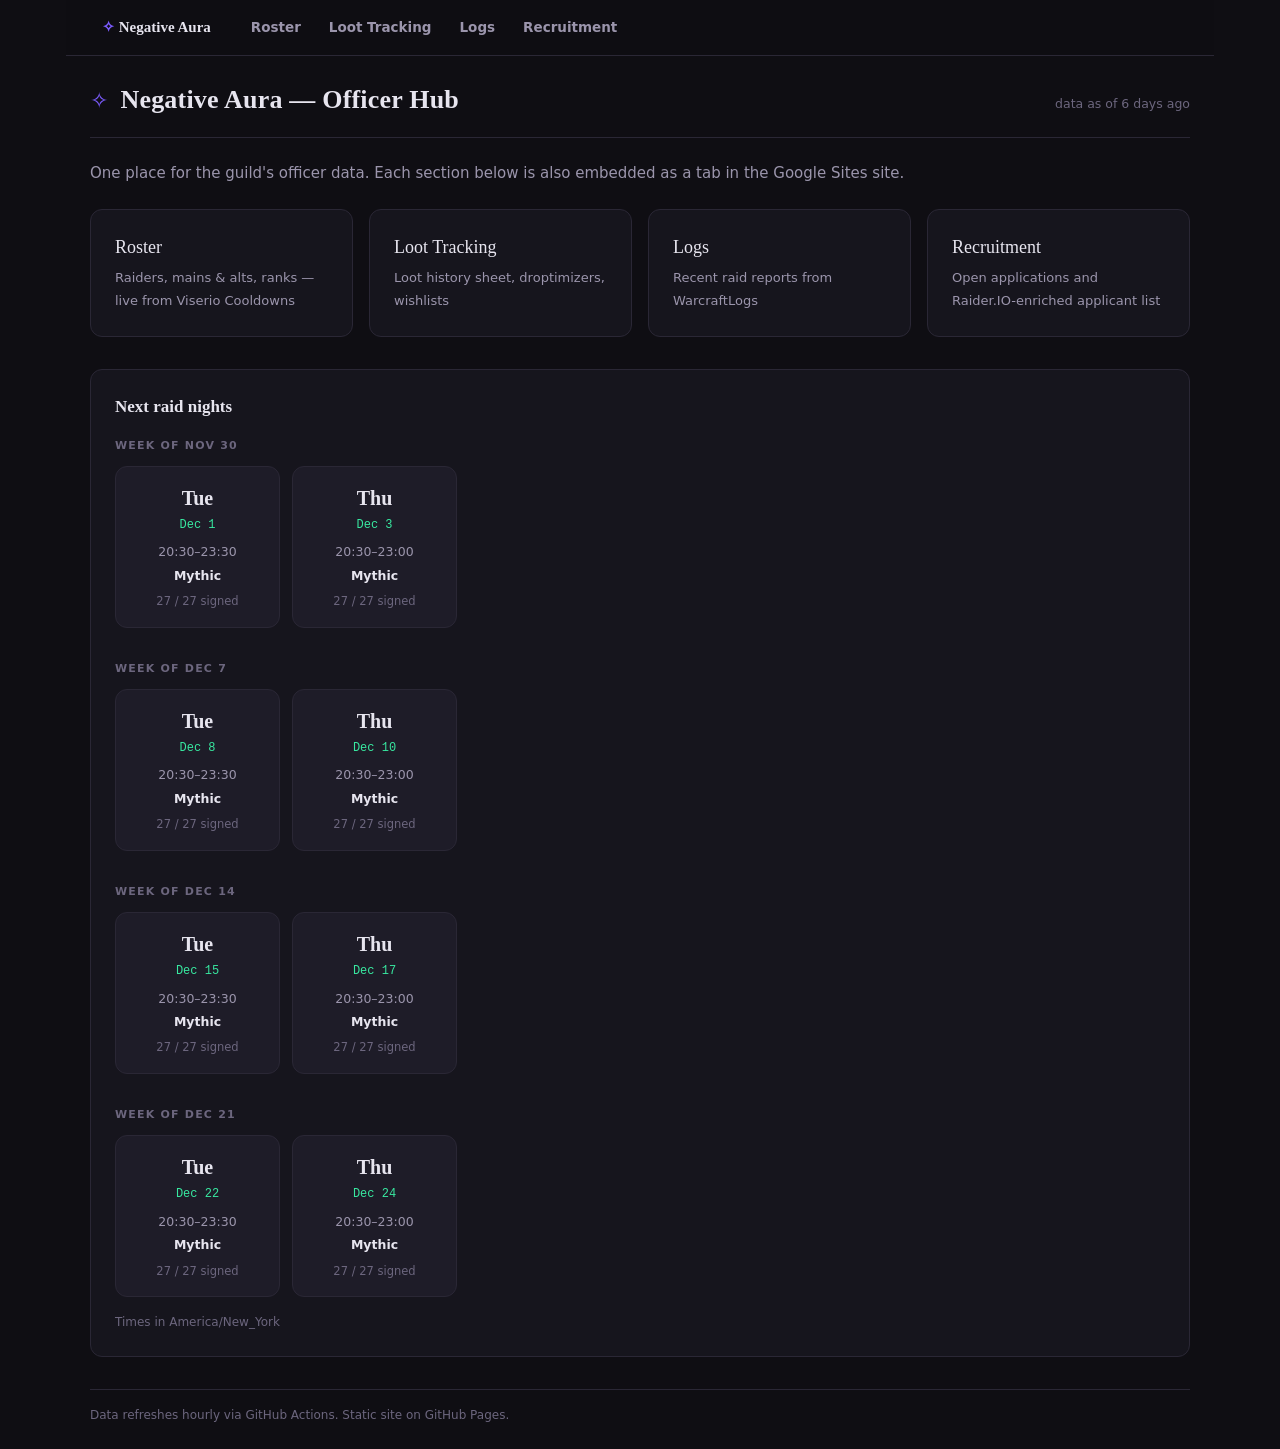
<file: docs/index.html>
<!DOCTYPE html>
<html lang="en">
<head>
<meta charset="utf-8">
<meta name="viewport" content="width=device-width, initial-scale=1">
<title>Negative Aura — Officer Hub</title>
<link rel="stylesheet" href="assets/hub.css">
</head>
<body>
<div class="wrap">
  <nav class="hubnav">
    <a href="index.html" class="brand"><span class="s">&#10023;</span> Negative Aura</a>
    <a href="pages/roster.html">Roster</a>
    <a href="pages/loot.html">Loot Tracking</a>
    <a href="pages/logs.html">Logs</a>
    <a href="pages/recruitment.html">Recruitment</a>
  </nav>
  <div class="page-head">
    <span class="sigil">&#10023;</span>
    <h1>Negative Aura — Officer Hub</h1>
    <span class="updated" id="updated"></span>
  </div>

  <p class="subtle">
    One place for the guild's officer data. Each section below is also embedded as a
    tab in the Google Sites site.
  </p>

  <div class="nav">
    <a href="pages/roster.html"><span class="t">Roster</span><span class="d">Raiders, mains &amp; alts, ranks — live from Viserio Cooldowns</span></a>
    <a href="pages/loot.html"><span class="t">Loot Tracking</span><span class="d">Loot history sheet, droptimizers, wishlists</span></a>
    <a href="pages/logs.html"><span class="t">Logs</span><span class="d">Recent raid reports from WarcraftLogs</span></a>
    <a href="pages/recruitment.html"><span class="t">Recruitment</span><span class="d">Open applications and Raider.IO-enriched applicant list</span></a>
  </div>

  <div class="card" style="margin-top:32px">
    <h2>Next raid nights</h2>
    <div id="raids"><div class="loading">Loading…</div></div>
  </div>

  <footer class="hub">Data refreshes hourly via GitHub Actions. Static site on GitHub Pages.</footer>
</div>

<script src="assets/hub.js"></script>
<script>
(function () {
  var H = window.NAHub;
  H.loadJSON("data/meta.json").then(function (m) {
    var el = document.getElementById("updated");
    el.textContent = "data as of " + H.timeAgo(m.generatedAt);
    el.title = m.generatedAt || "";
  }).catch(function () {});

  var DOW = ["Sun", "Mon", "Tue", "Wed", "Thu", "Fri", "Sat"];
  var MON = ["Jan", "Feb", "Mar", "Apr", "May", "Jun", "Jul", "Aug", "Sep", "Oct", "Nov", "Dec"];

  function weekKey(iso) {
    // Monday-anchored week label for grouping
    var d = new Date(iso + "T00:00:00");
    var day = (d.getDay() + 6) % 7;
    d.setDate(d.getDate() - day);
    return "Week of " + MON[d.getMonth()] + " " + d.getDate();
  }

  H.loadJSON("data/calendar.json").then(function (d) {
    var host = document.getElementById("raids");
    var ev = (d.events || []).slice(0, 8);
    if (!ev.length) { host.innerHTML = '<div class="notice">No upcoming raids scheduled.</div>'; return; }

    var groups = [];
    ev.forEach(function (e) {
      var k = weekKey(e.date);
      var g = groups.filter(function (x) { return x.k === k; })[0];
      if (!g) { g = { k: k, items: [] }; groups.push(g); }
      g.items.push(e);
    });

    host.innerHTML = groups.map(function (g) {
      return '<div class="section-label">' + H.esc(g.k) + '</div>' +
        '<div class="raidgrid">' + g.items.map(function (e) {
          var dt = new Date(e.date + "T00:00:00");
          var present = (e.counts && e.counts.present) || 0;
          var cancelled = e.status === "cancelled";
          return '<div class="raidcard' + (cancelled ? ' cancelled' : '') + '">' +
            '<div class="rc-day">' + DOW[dt.getDay()] + '</div>' +
            '<div class="rc-date">' + MON[dt.getMonth()] + ' ' + dt.getDate() + '</div>' +
            '<div class="rc-time">' + H.esc(e.start || "") + (e.end ? "&ndash;" + H.esc(e.end) : "") + '</div>' +
            '<div class="rc-meta">' + H.esc(e.difficulty || e.name || "Raid") + '</div>' +
            '<div class="rc-sign">' + (cancelled ? 'Cancelled' : present + ' / ' + (e.rosterSize || "?") + ' signed') + '</div>' +
          '</div>';
        }).join("") + '</div>';
    }).join("") +
    (d.serverTimeZone ? '<div class="faint" style="margin-top:12px;font-size:12px">Times in ' + H.esc(d.serverTimeZone) + '</div>' : '');
  }).catch(function (e) {
    document.getElementById("raids").innerHTML = '<div class="notice err">' + H.esc(e.message) + '</div>';
  });
})();
</script>
</body>
</html>
</file>
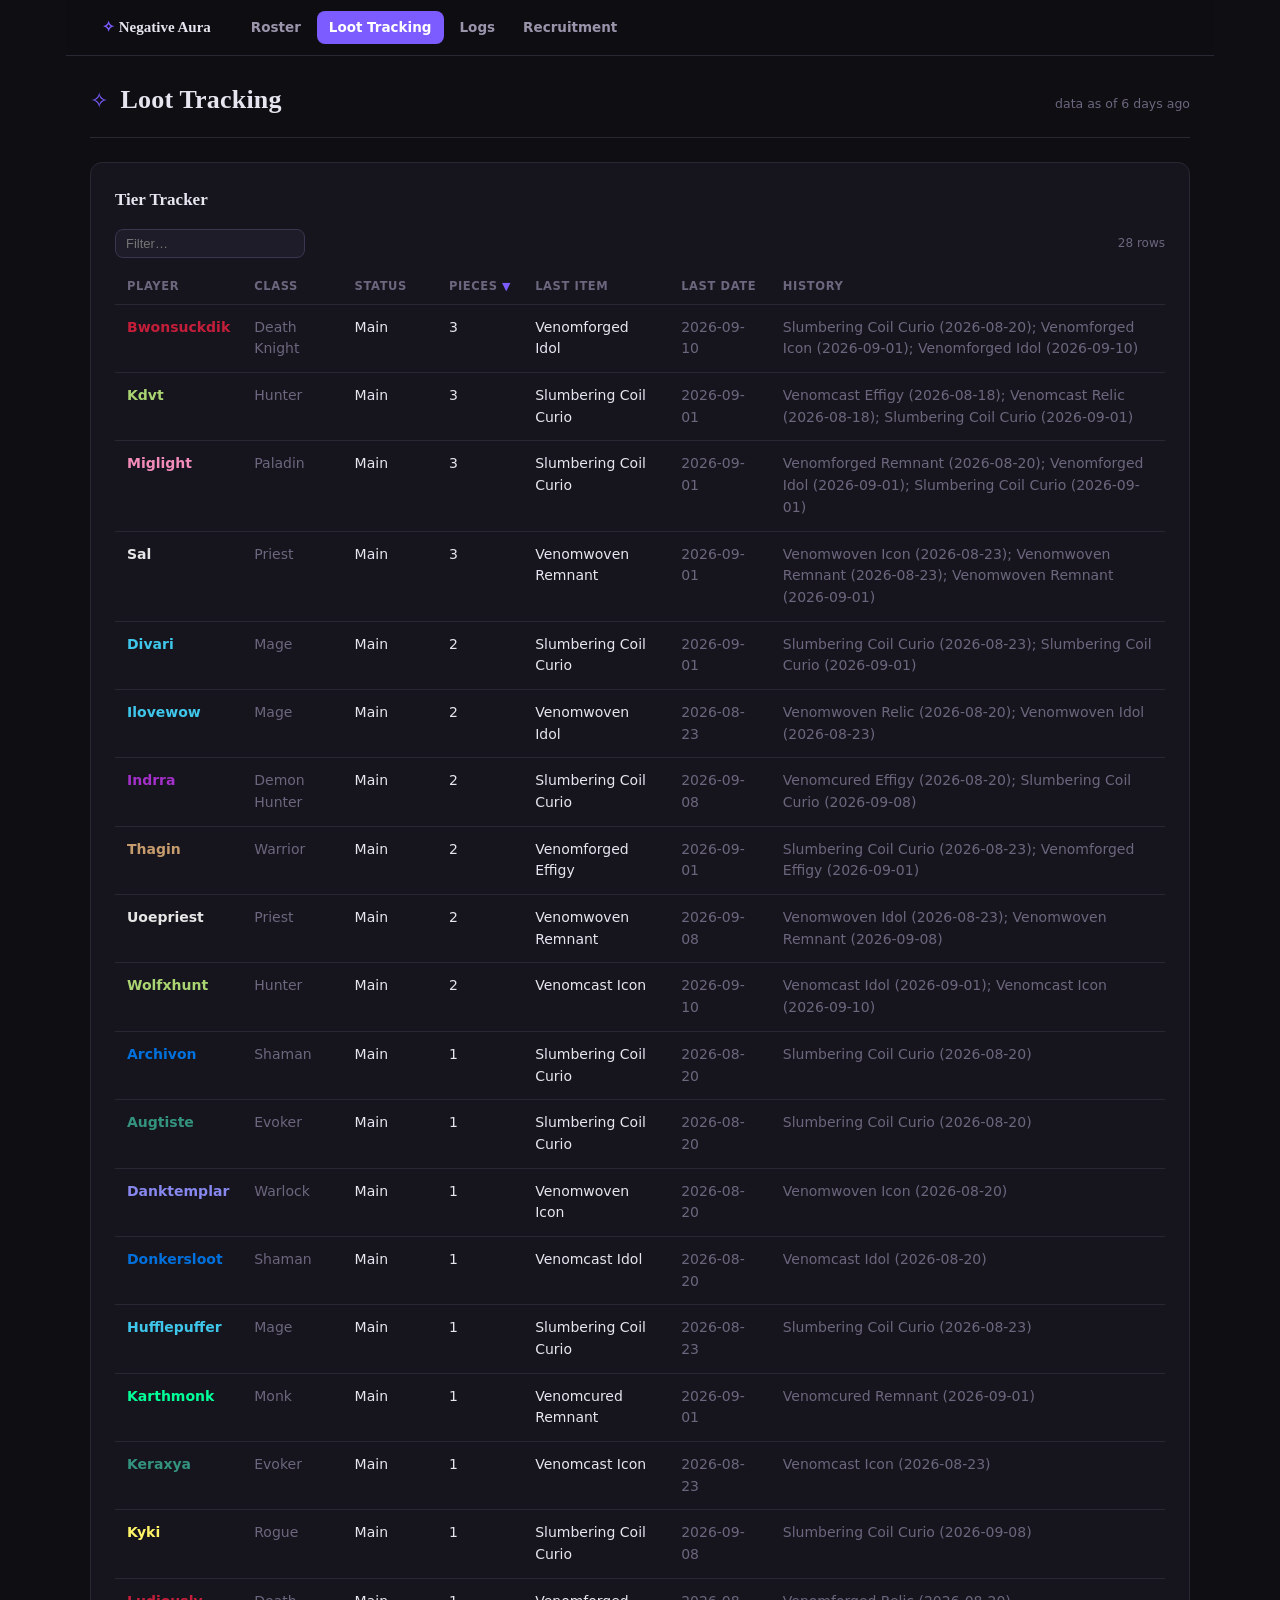
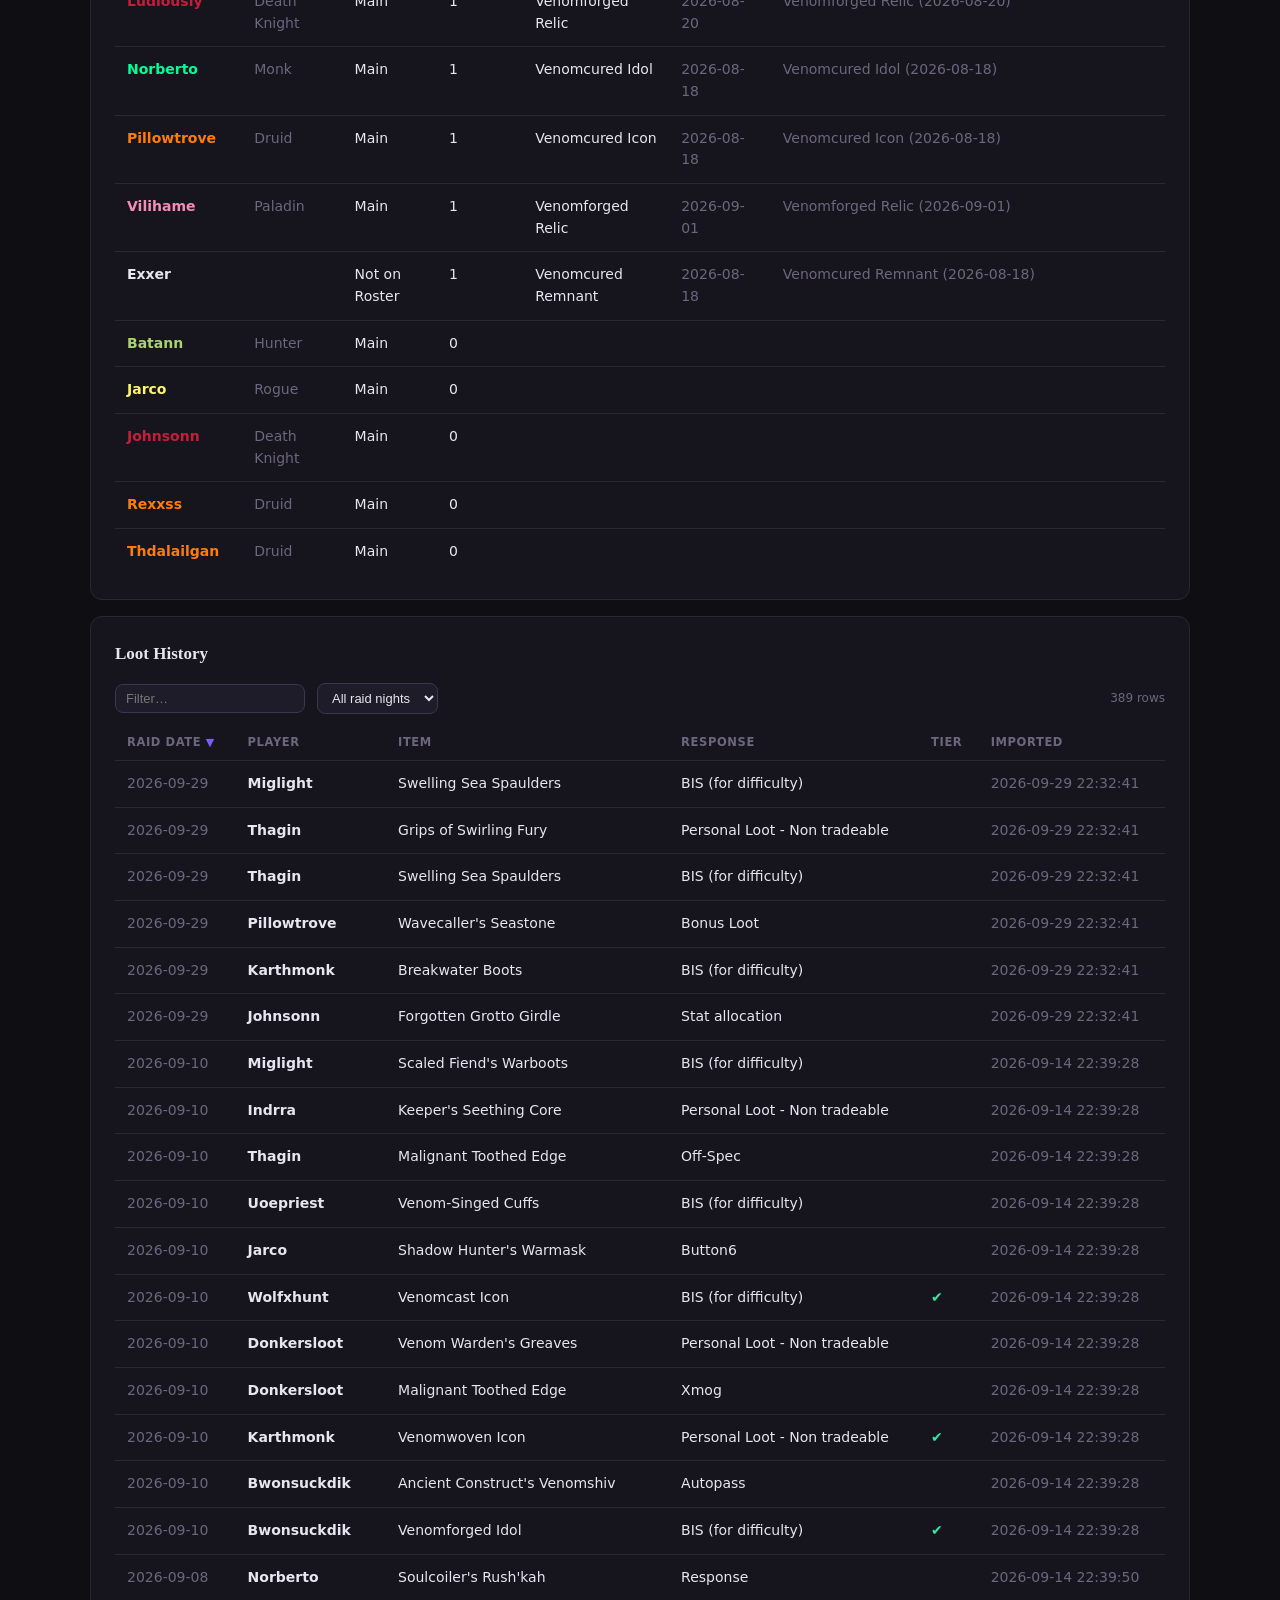
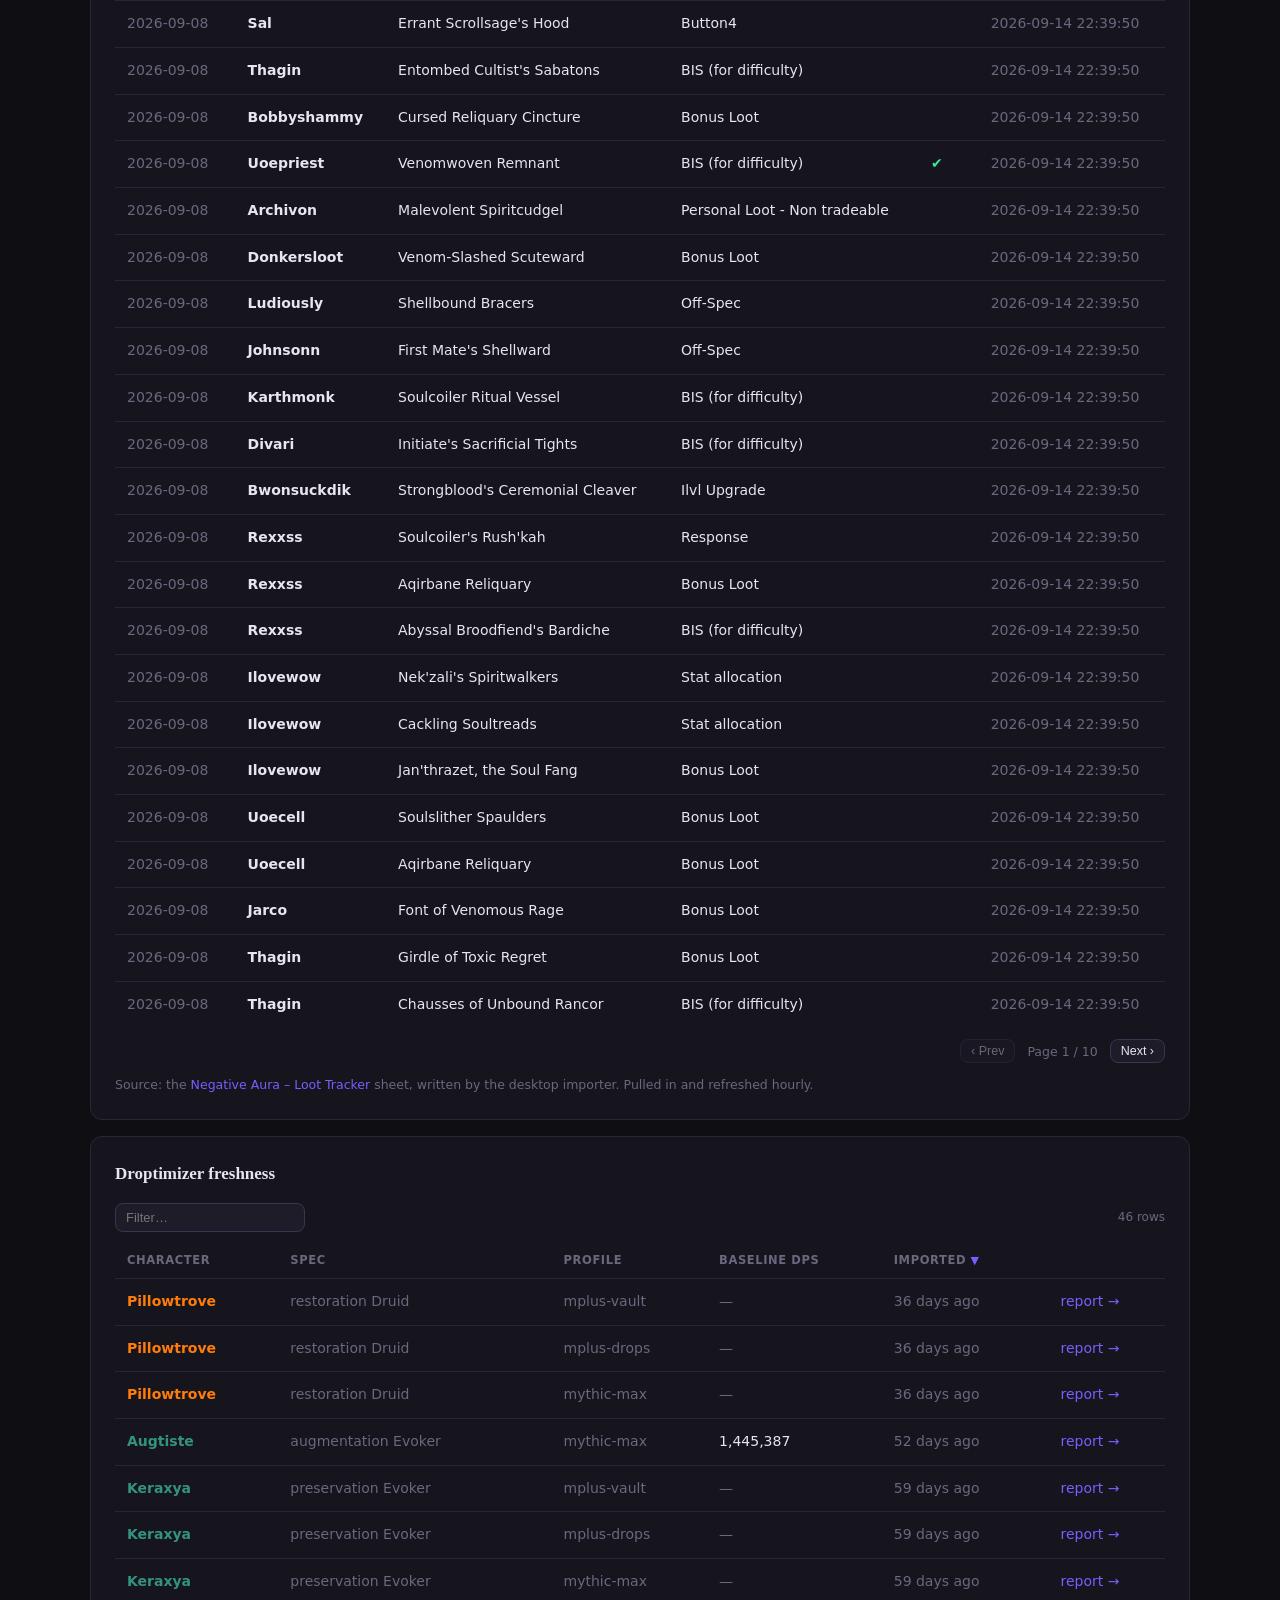
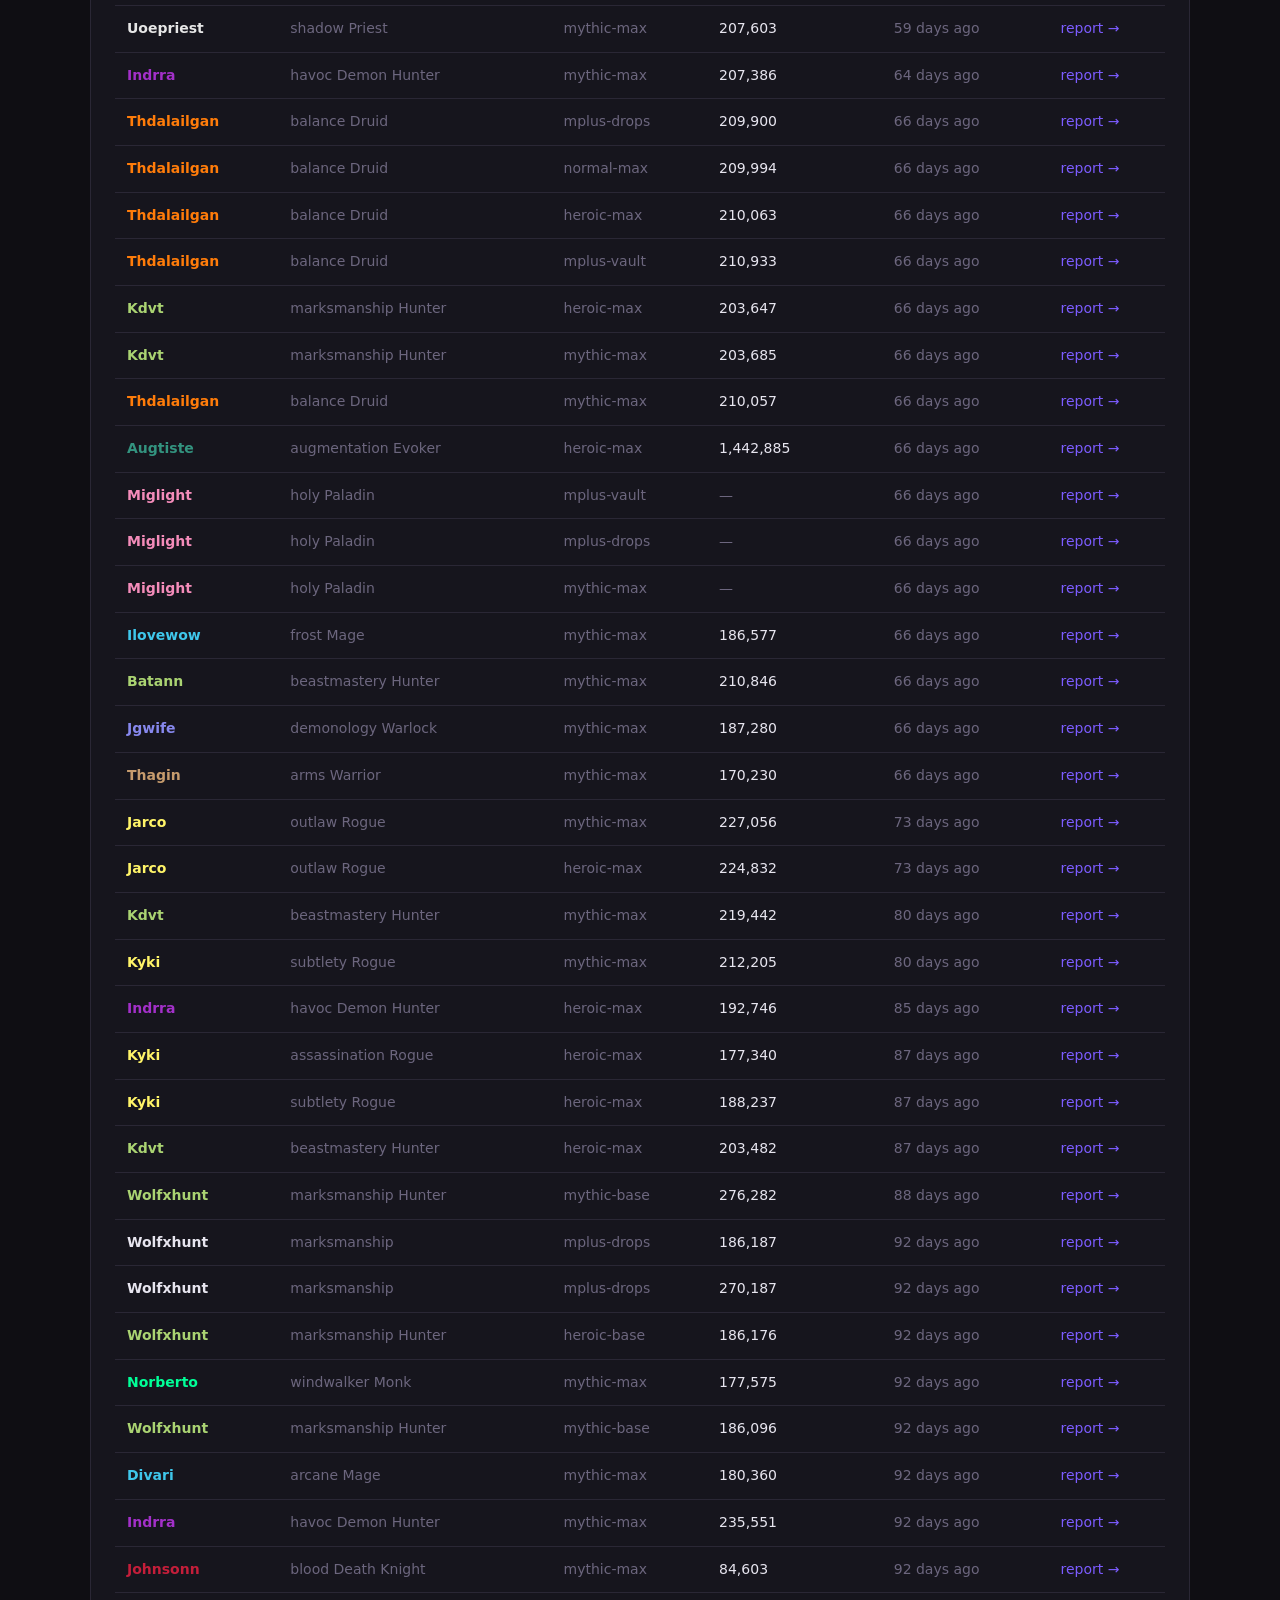
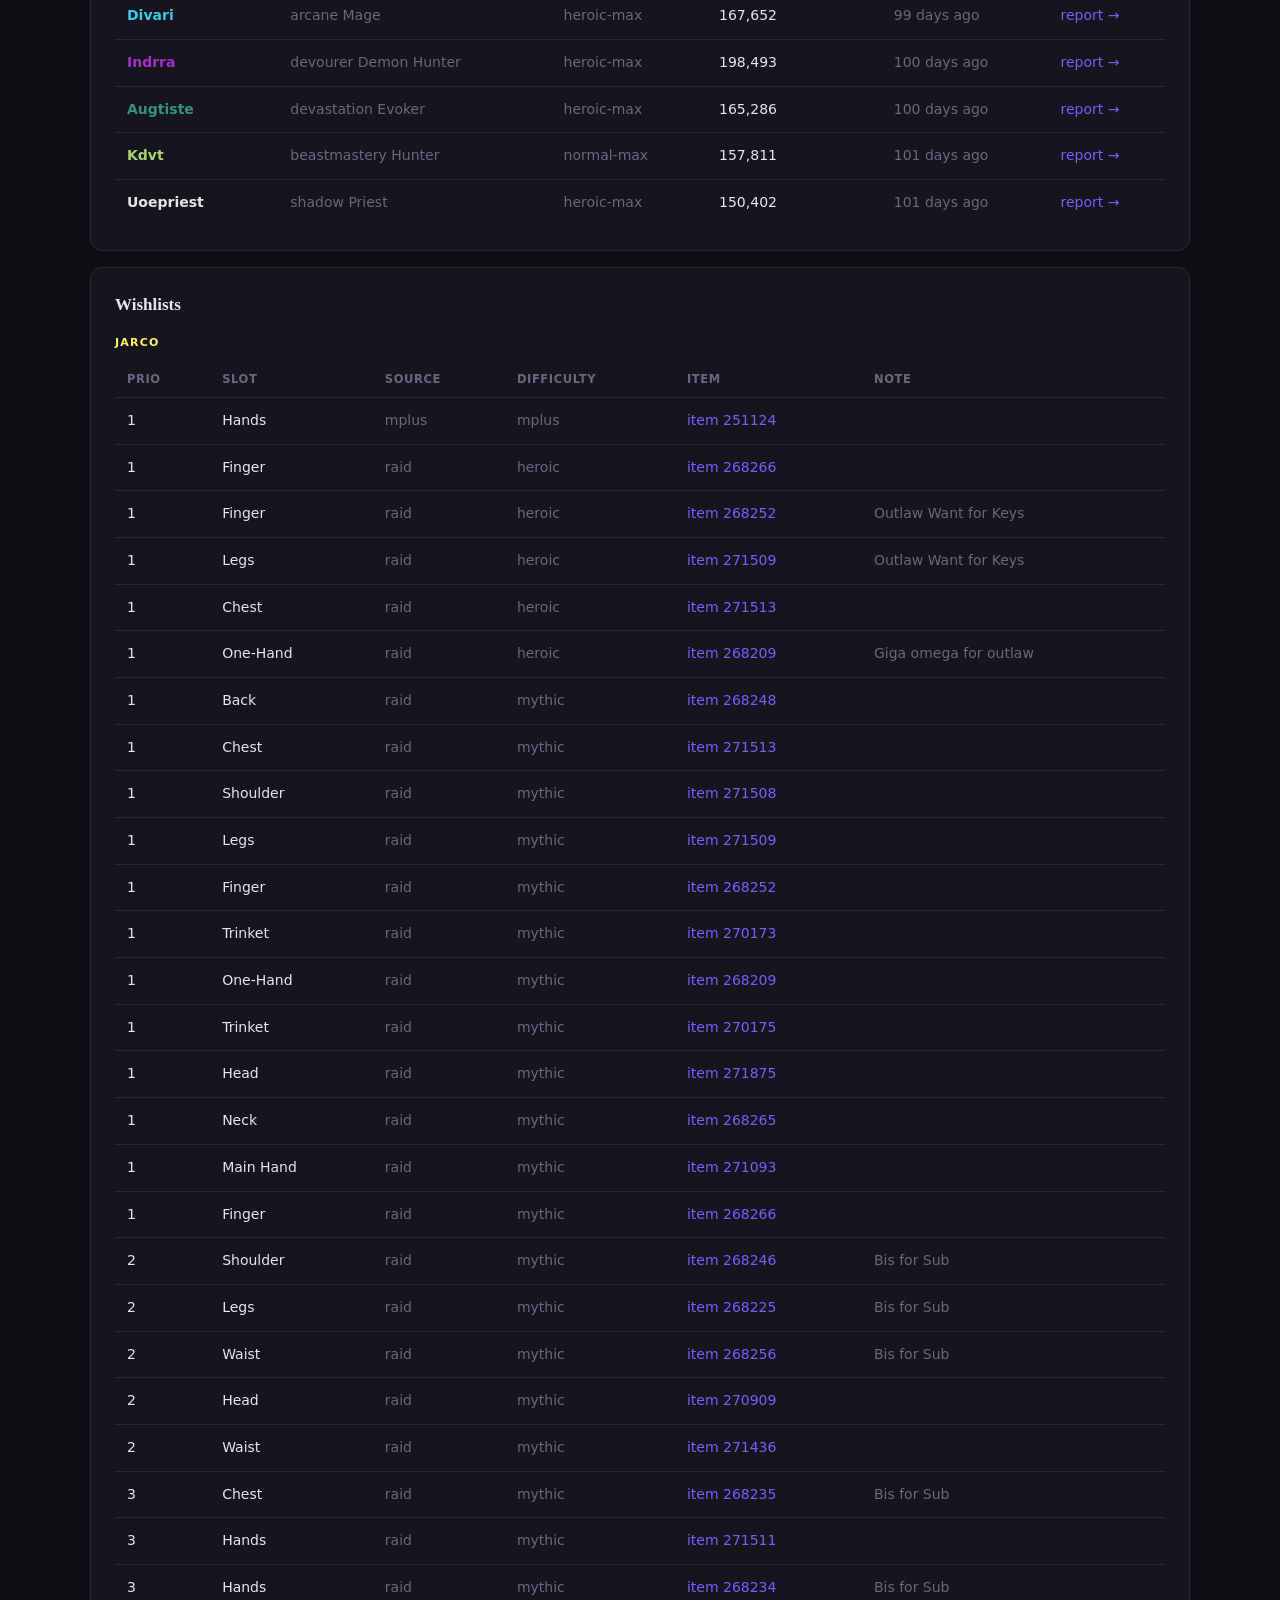
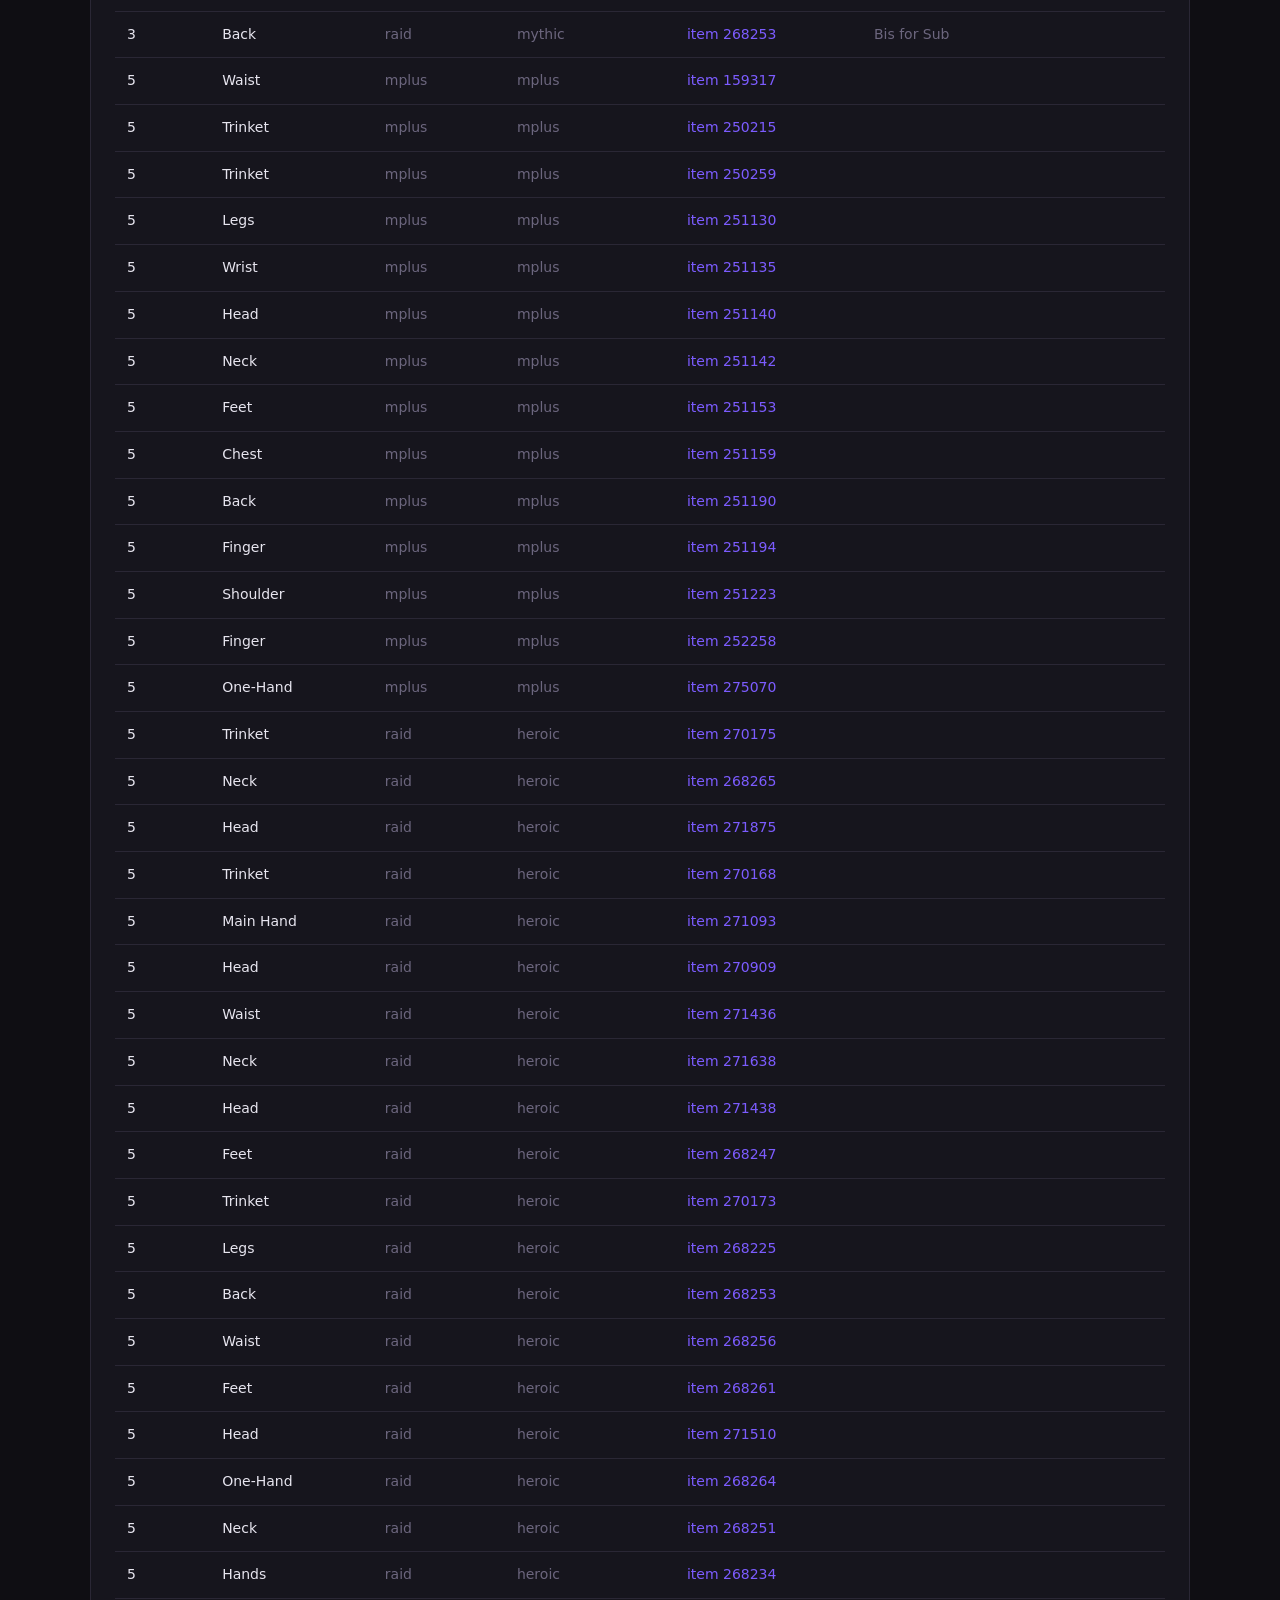
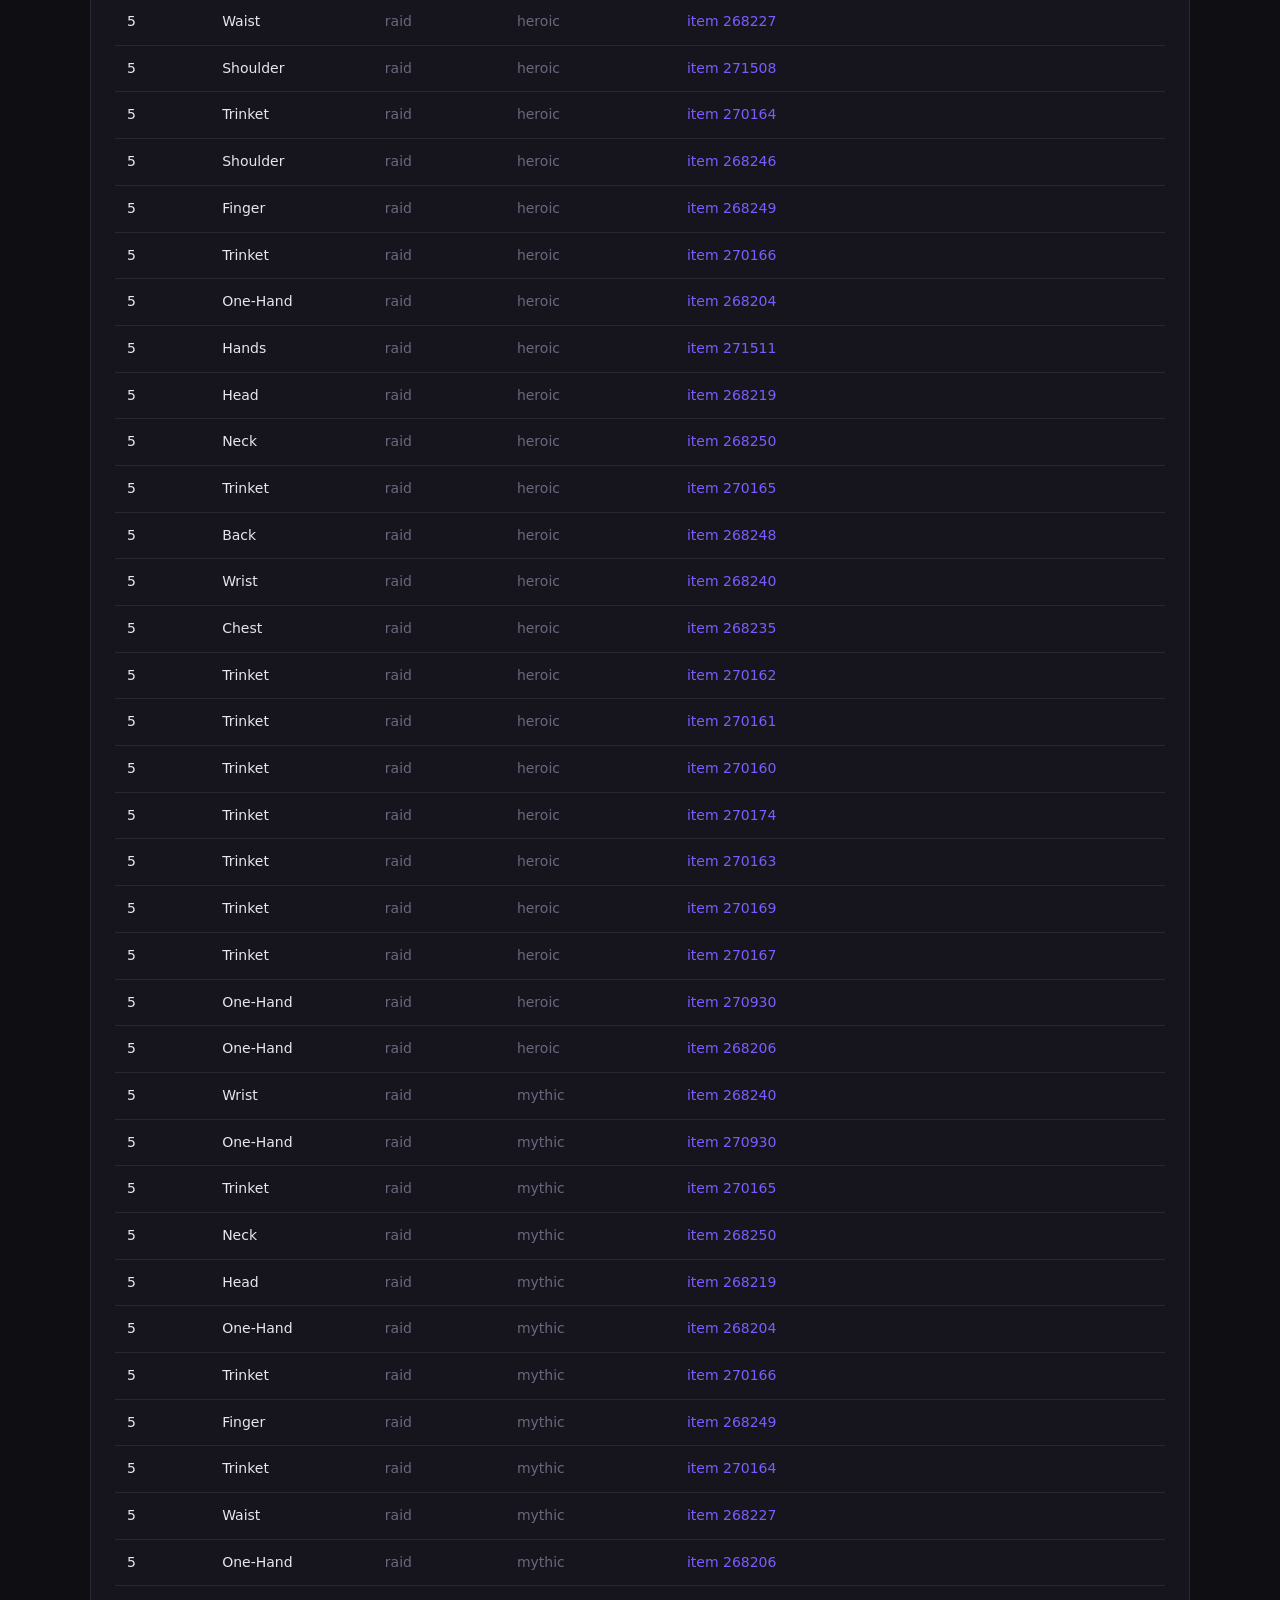
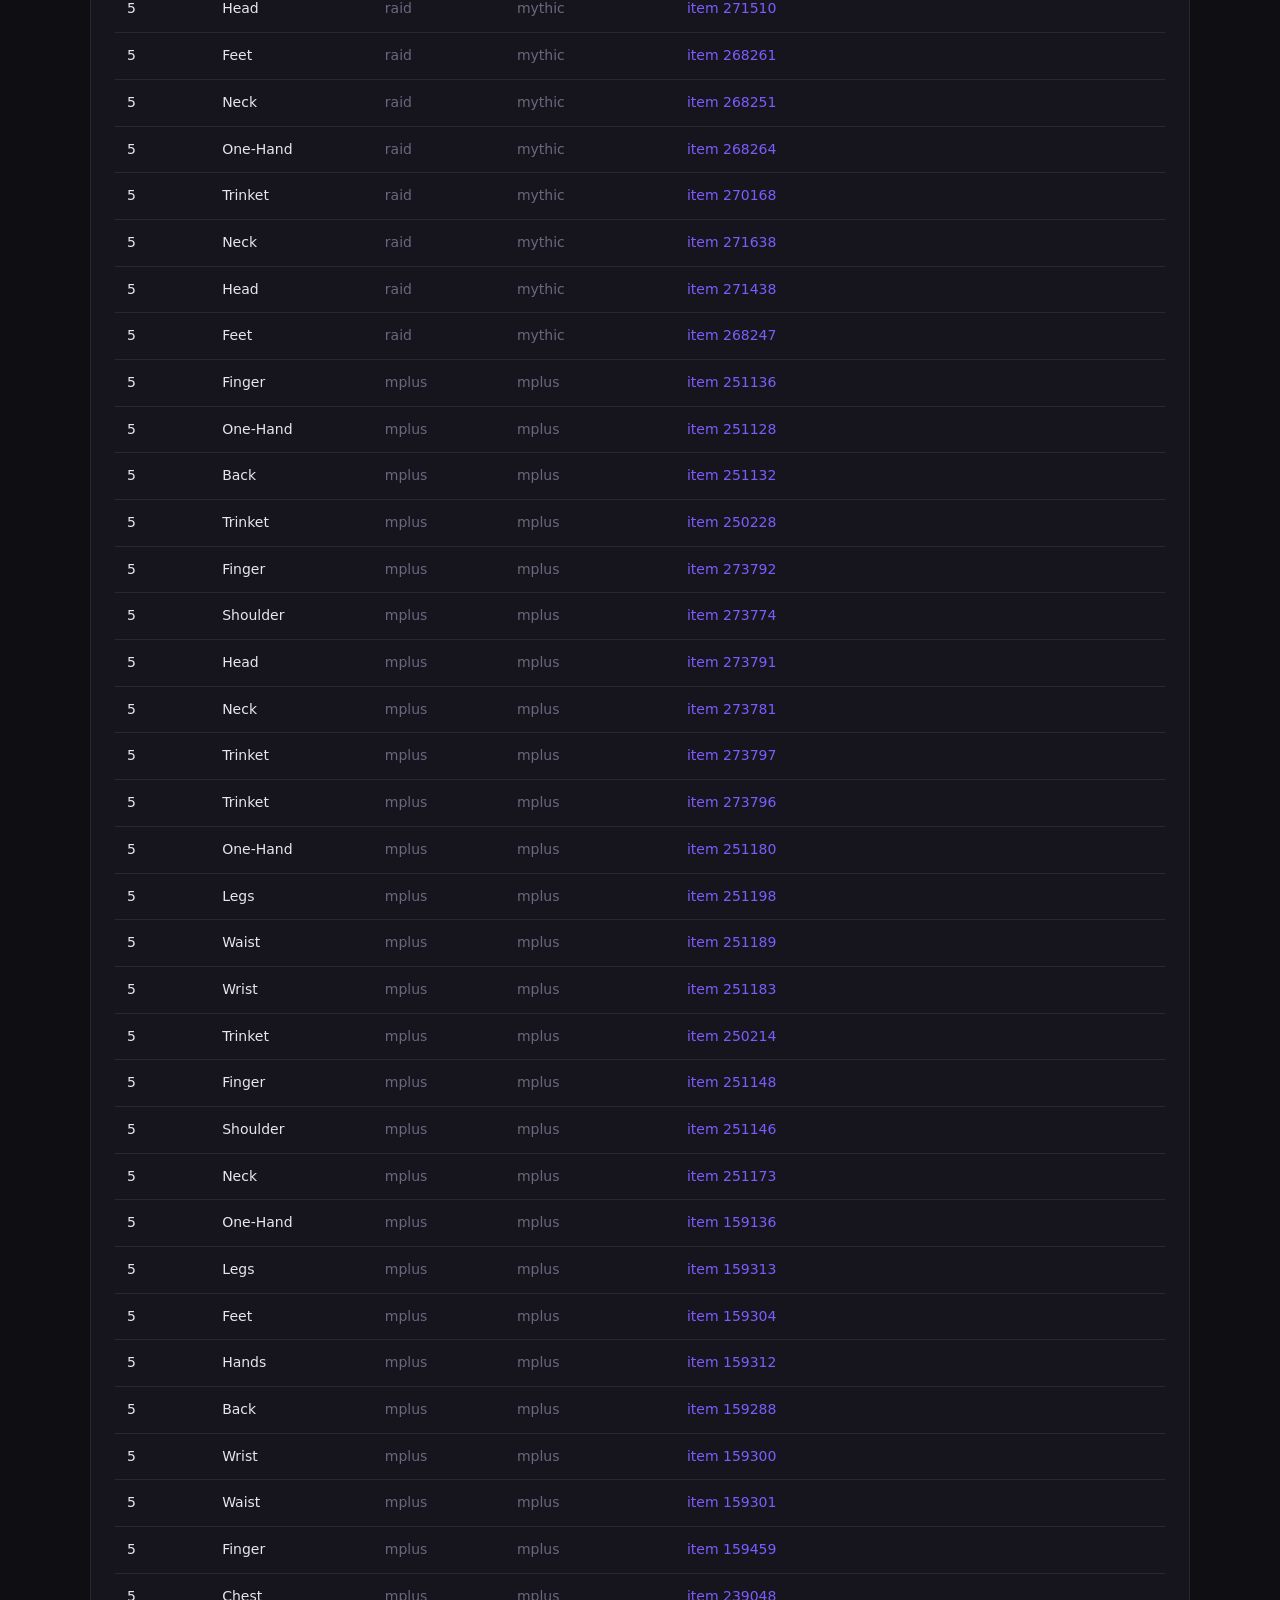
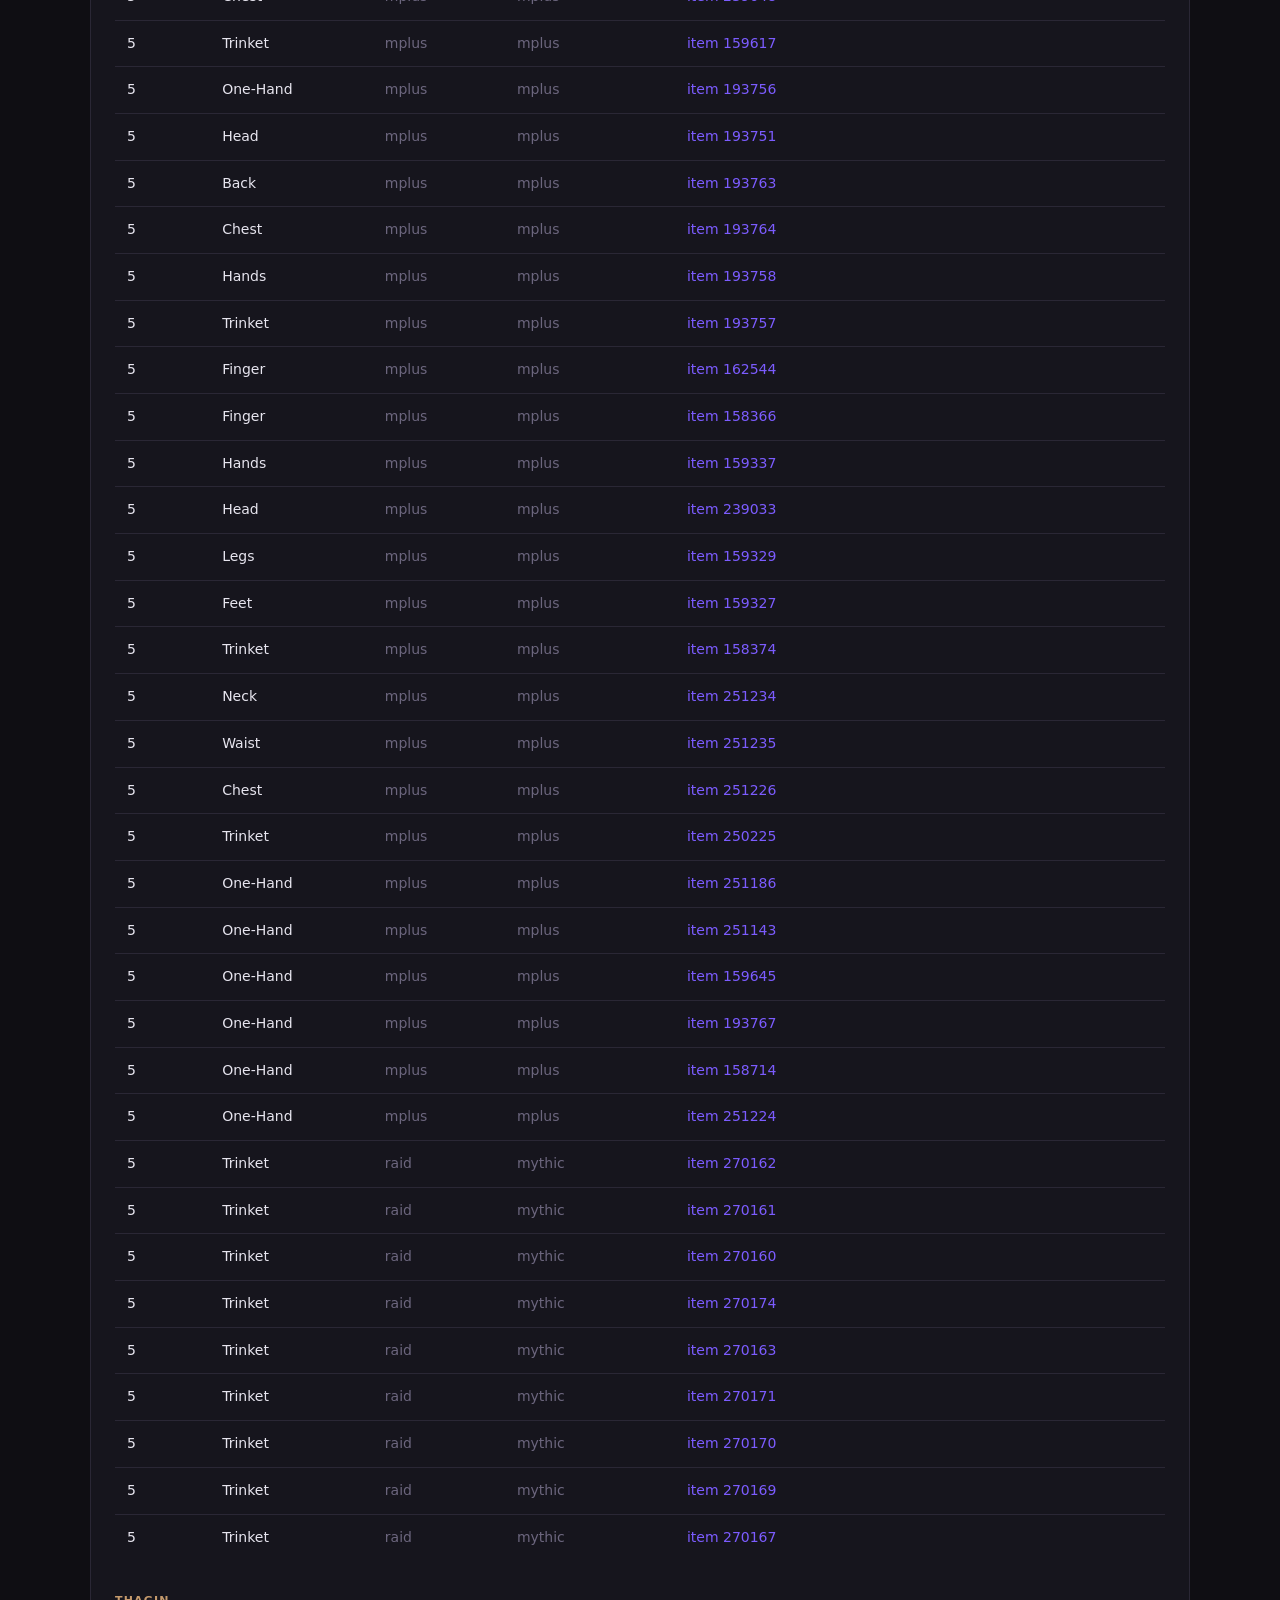
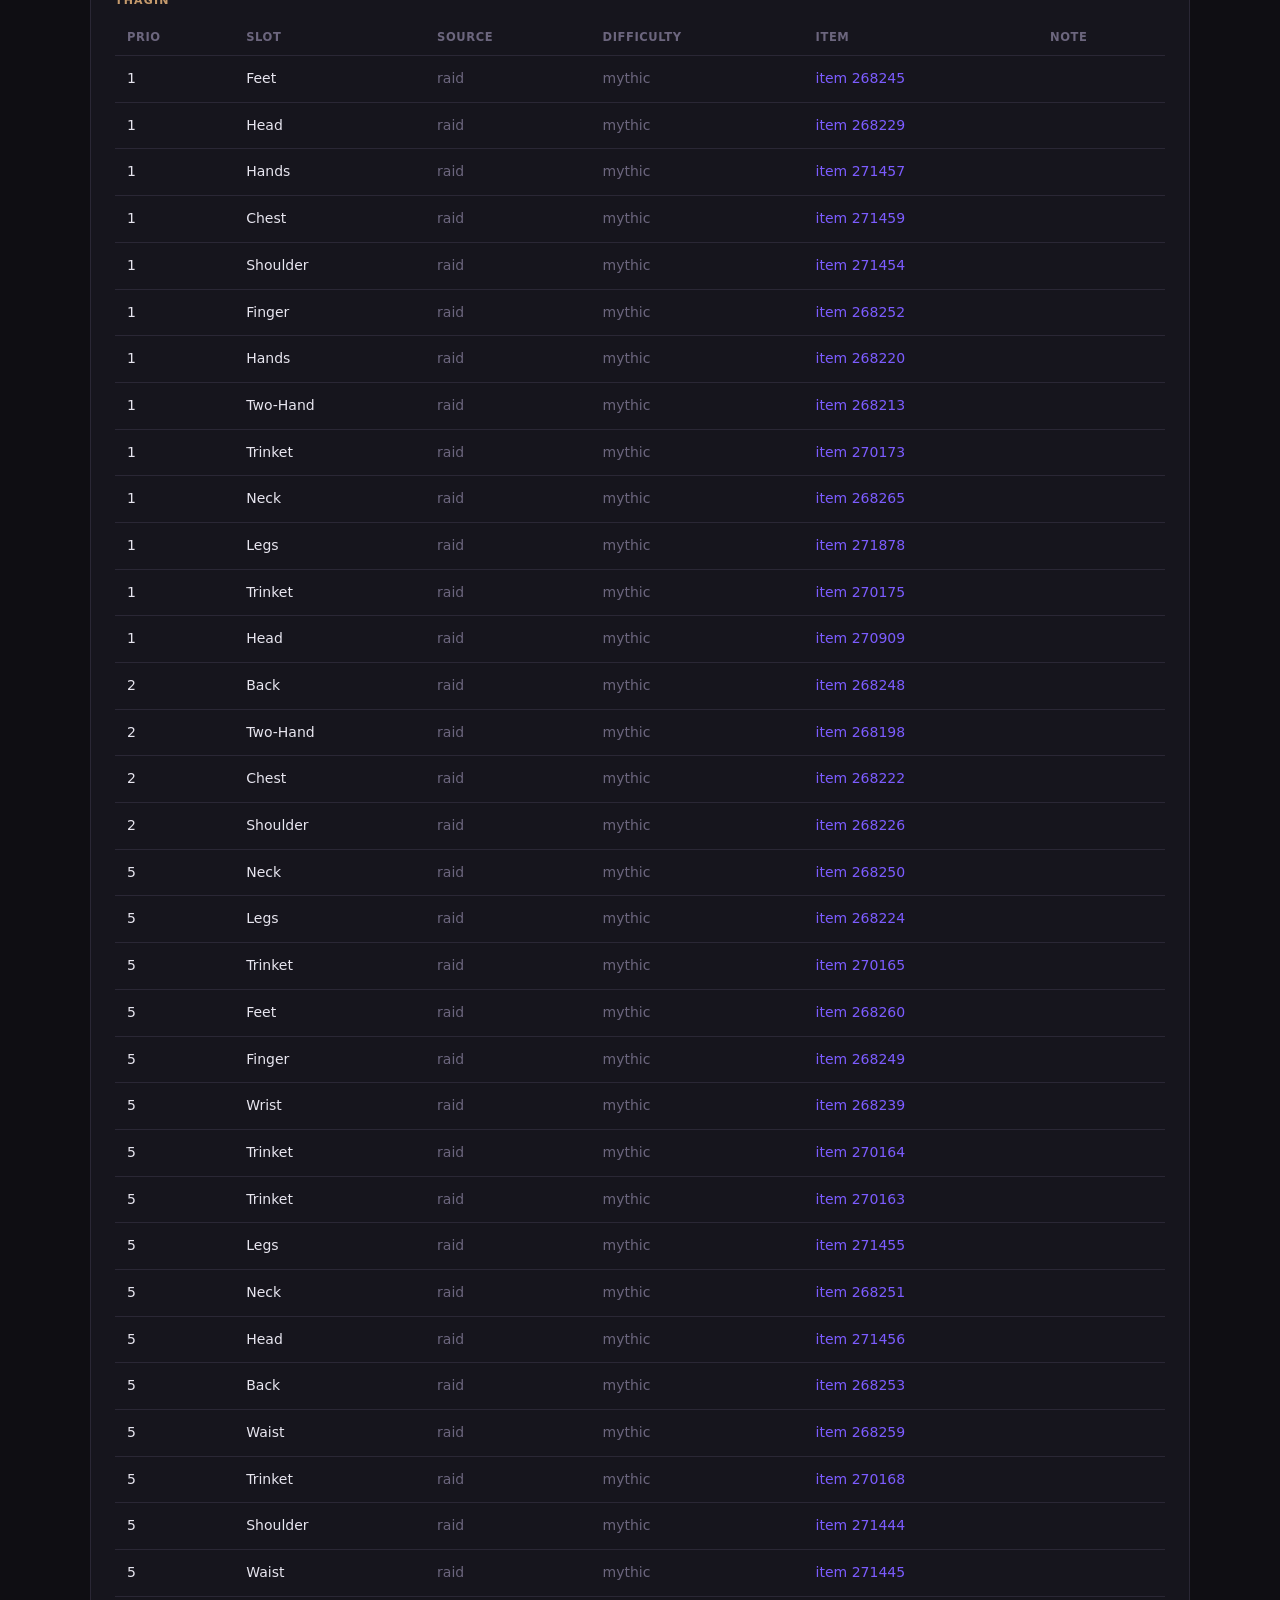
<file: docs/pages/loot.html>
<!DOCTYPE html>
<html lang="en">
<head>
<meta charset="utf-8">
<meta name="viewport" content="width=device-width, initial-scale=1">
<title>Loot Tracking — Negative Aura</title>
<link rel="stylesheet" href="../assets/hub.css">
</head>
<body>
<div class="wrap">
  <nav class="hubnav">
    <a href="../index.html" class="brand"><span class="s">&#10023;</span> Negative Aura</a>
    <a href="roster.html">Roster</a>
    <a href="loot.html" class="active">Loot Tracking</a>
    <a href="logs.html">Logs</a>
    <a href="recruitment.html">Recruitment</a>
  </nav>
  <div class="page-head">
    <span class="sigil">&#10023;</span>
    <h1>Loot Tracking</h1>
    <span class="updated">loading…</span>
  </div>

  <div id="content">
    <div class="card">
      <h2>Tier Tracker</h2>
      <div id="tier"><div class="loading">Loading…</div></div>
    </div>

    <div class="card">
      <h2>Loot History</h2>
      <div id="history"><div class="loading">Loading…</div></div>
      <div class="faint" style="margin-top:12px;font-size:12.5px">
        Source: the
        <a target="_blank" rel="noopener"
           href="https://docs.google.com/spreadsheets/d/1ZNf-uSfHsBAYue-KOxItRnPwAHpT1OAYGkTvOJyG7g0/edit">Negative
        Aura &ndash; Loot Tracker</a> sheet, written by the desktop importer. Pulled in and
        refreshed hourly.
      </div>
    </div>

    <div class="card">
      <h2>Droptimizer freshness</h2>
      <div id="dropts"><div class="loading">Loading…</div></div>
    </div>

    <div class="card">
      <h2>Wishlists</h2>
      <div id="wishlists"></div>
    </div>
  </div>

  <footer class="hub">Loot &amp; tier from the Loot Tracker sheet; droptimizers &amp; wishlists from Viserio Cooldowns. Refreshed hourly.</footer>
</div>

<script src="../assets/hub.js"></script>
<script>
(function () {
  var H = window.NAHub;

  function yes(v) { return String(v).toUpperCase() === "TRUE" || v === "✔" || v === "Yes"; }

  function renderLoot() {
    H.loadJSON("../data/loot.json").then(function (d) {
      // ---- Tier Tracker ----
      H.renderTable(document.getElementById("tier"), {
        filter: true,
        pageSize: 0,
        defaultSortKey: "Tier Pieces Received",
        defaultSortDir: -1,
        emptyText: "Tier Tracker is empty.",
        columns: [
          { key: "Player", label: "Player", sort: "text",
            render: function (v, r) { return '<span style="color:' + H.classColor(r["Class"]) + ';font-weight:600">' + H.esc(v) + '</span>'; } },
          { key: "Class", label: "Class", sort: "text", cls: "faint" },
          { key: "Roster Status", label: "Status", sort: "text" },
          { key: "Tier Pieces Received", label: "Pieces", sort: "num" },
          { key: "Last Tier Item", label: "Last Item", sort: "text" },
          { key: "Last Received Date", label: "Last Date", sort: "date", cls: "faint" },
          { key: "Full Tier History", label: "History", cls: "faint" }
        ],
        rows: d.tier || []
      });

      // ---- Loot History ----
      var raids = Array.from(new Set((d.history || []).map(function (r) { return r["Raid Date"]; })))
                       .filter(Boolean).sort().reverse();
      var raidSel = '<select class="tbl-select" id="raidPick"><option value="">All raid nights</option>' +
        raids.map(function (x) { return '<option>' + H.esc(x) + '</option>'; }).join("") + '</select>';

      var t = H.renderTable(document.getElementById("history"), {
        filter: true,
        pageSize: 40,
        controls: raidSel,
        defaultSortKey: "Raid Date",
        defaultSortDir: -1,
        emptyText: "No loot recorded.",
        columns: [
          { key: "Raid Date", label: "Raid Date", sort: "date", cls: "faint" },
          { key: "Player", label: "Player", sort: "text",
            render: function (v) { return '<span style="font-weight:600">' + H.esc(v) + '</span>'; } },
          { key: "Item", label: "Item", sort: "text" },
          { key: "Response / Reason", label: "Response", sort: "text" },
          { key: "Tier Item?", label: "Tier", cls: "faint",
            render: function (v) { return yes(v) ? '<span style="color:var(--venom)">&#10004;</span>' : ""; } },
          { key: "Imported At", label: "Imported", sort: "date", cls: "faint" }
        ],
        rows: d.history || []
      });

      var pick = document.getElementById("raidPick");
      pick.addEventListener("change", function () {
        var v = pick.value;
        t.setFilter(v ? function (r) { return r["Raid Date"] === v; } : null);
      });
    }).catch(function (e) {
      document.getElementById("tier").innerHTML = '<div class="notice err">' + H.esc(e.message) + '</div>';
      document.getElementById("history").innerHTML = "";
    });
  }

  function renderDropts() {
    H.loadJSON("../data/droptimizers.json").then(function (d) {
      var rows = d.data || [];
      var host = document.getElementById("dropts");
      if (!rows.length) { host.innerHTML = '<div class="notice">No droptimizers imported.</div>'; return; }
      H.renderTable(host, {
        filter: true, pageSize: 0, defaultSortKey: "importedAt", defaultSortDir: -1,
        columns: [
          { key: "character", label: "Character", sort: "text",
            render: function (v, r) { return '<span style="color:' + H.classColor(r["class"]) + ';font-weight:600">' + H.esc(v) + '</span>'; } },
          { key: "spec", label: "Spec", sort: "text", cls: "faint",
            render: function (v, r) { return H.esc(v) + " " + H.esc(r["class"]); } },
          { key: "profile", label: "Profile", sort: "text", cls: "faint" },
          { key: "dps", label: "Baseline DPS", sort: "num",
            render: function (v) { return v ? Number(v).toLocaleString() : '<span class="faint">&mdash;</span>'; } },
          { key: "importedAt", label: "Imported", sort: "date", cls: "faint",
            render: function (v) { return H.timeAgo(v); } },
          { key: "reportUrl", label: "", render: function (v) { return v ? '<a target="_blank" rel="noopener" href="' + H.esc(v) + '">report &rarr;</a>' : ""; } }
        ],
        rows: rows
      });
    }).catch(function (e) {
      document.getElementById("dropts").innerHTML = '<div class="notice err">' + H.esc(e.message) + '</div>';
    });
  }

  function renderWishlists(meta) {
    var host = document.getElementById("wishlists");
    var status = (meta.sources && meta.sources.wishlists) || "unknown";
    if (status !== "ok") {
      host.innerHTML = '<div class="notice warn">Wishlist data is temporarily unavailable ' +
        '(<span class="mono">' + H.esc(status) + '</span> from the Viserio Cooldowns API). ' +
        'This section fills in automatically once their endpoint is fixed.</div>';
      return;
    }
    H.loadJSON("../data/wishlists.json").then(function (d) {
      var chars = d.data || [];
      if (!chars.length) { host.innerHTML = '<div class="notice">No wishlists submitted.</div>'; return; }
      host.innerHTML = chars.map(function (c) {
        var sels = (c.selections || []).slice().sort(function (a, b) { return (a.priority || 9) - (b.priority || 9); });
        return '<div class="section-label" style="color:' + H.classColor(c.class) + '">' + H.esc(c.character) + '</div>' +
          '<div class="table-scroll"><table class="grid"><thead><tr>' +
          '<th>Prio</th><th>Slot</th><th>Source</th><th>Difficulty</th><th>Item</th><th>Note</th>' +
          '</tr></thead><tbody>' +
          sels.map(function (s) {
            return '<tr><td>' + H.esc(s.priority) + '</td><td>' + H.esc(s.slot) + '</td>' +
              '<td class="faint">' + H.esc(s.source) + '</td><td class="faint">' + H.esc(s.difficulty) + '</td>' +
              '<td><a target="_blank" rel="noopener" href="https://www.wowhead.com/item=' + H.esc(s.itemId) + '">item ' + H.esc(s.itemId) + '</a></td>' +
              '<td class="faint">' + H.esc(s.note || "") + '</td></tr>';
          }).join("") +
          '</tbody></table></div>';
      }).join("");
    }).catch(function (e) {
      host.innerHTML = '<div class="notice err">' + H.esc(e.message) + '</div>';
    });
  }

  H.boot({
    render: function (meta) {
      renderLoot();
      renderDropts();
      renderWishlists(meta);
    }
  });
})();
</script>
</body>
</html>
</file>
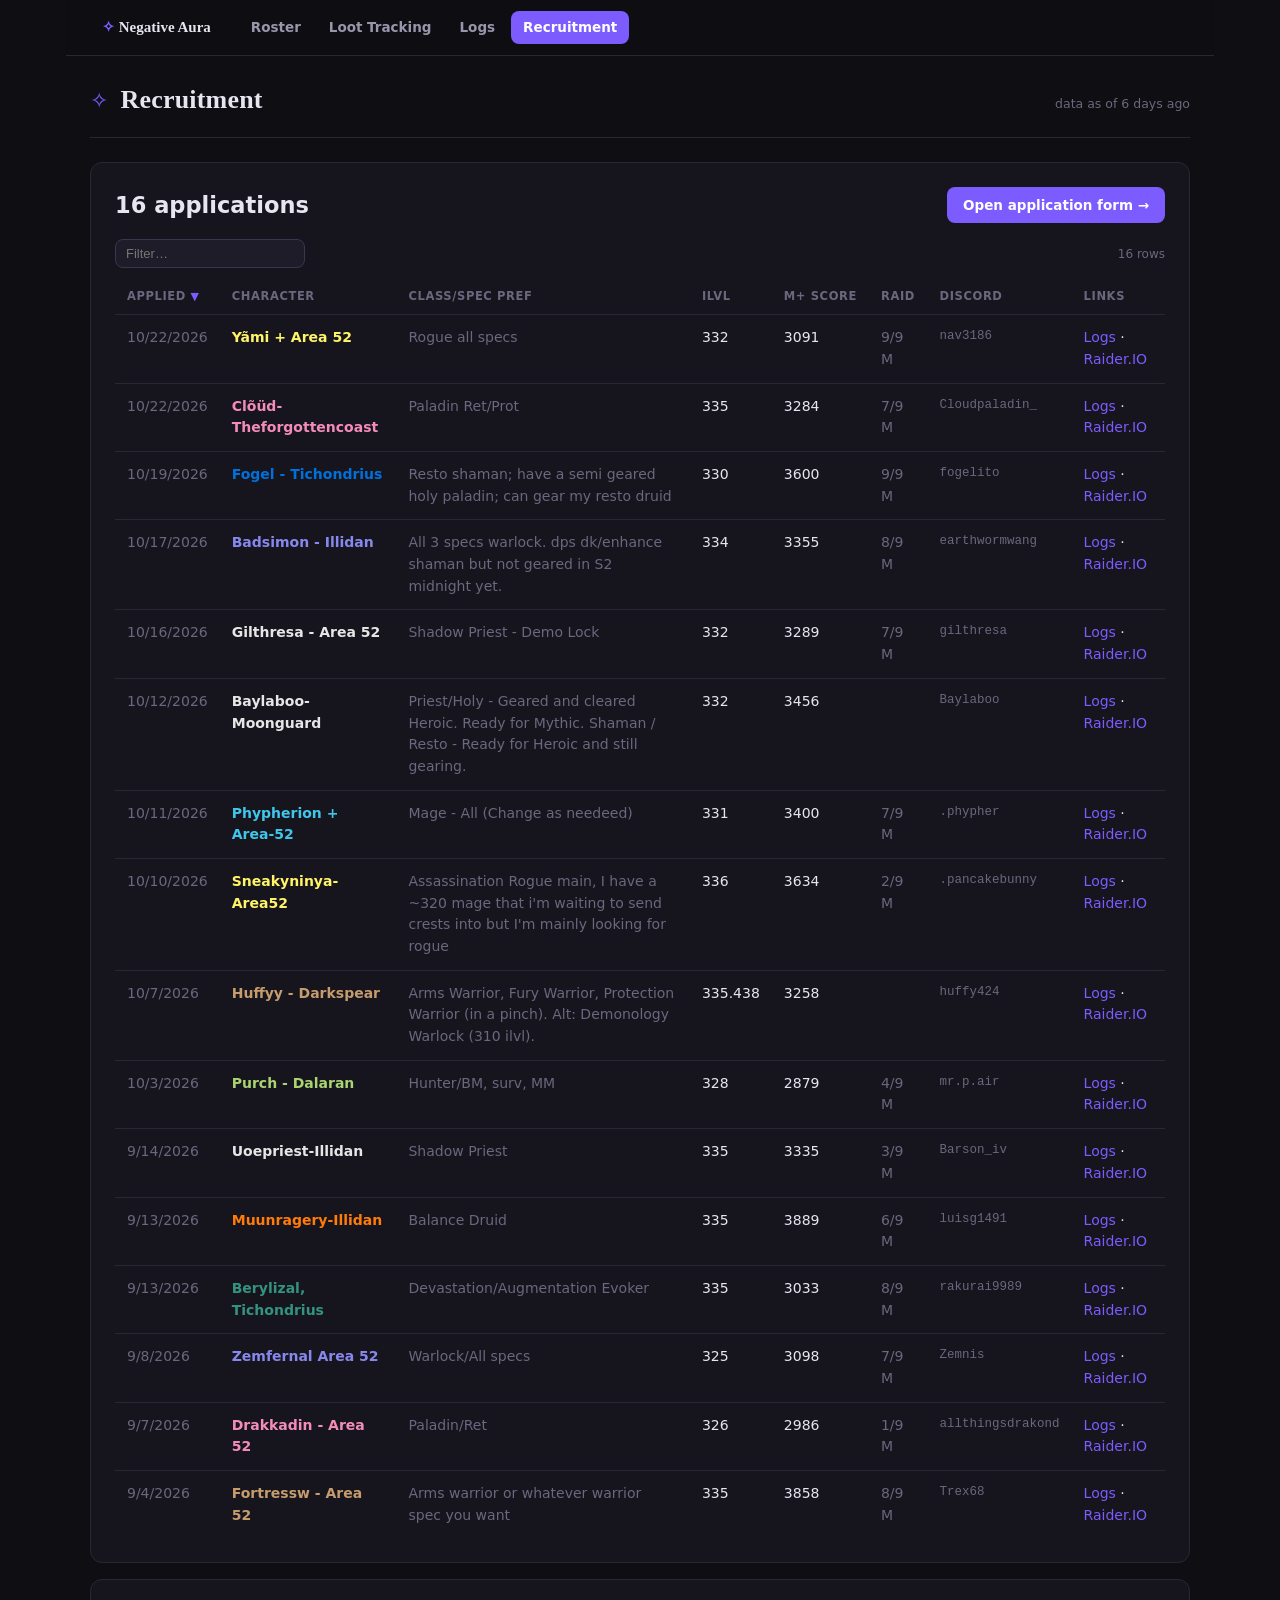
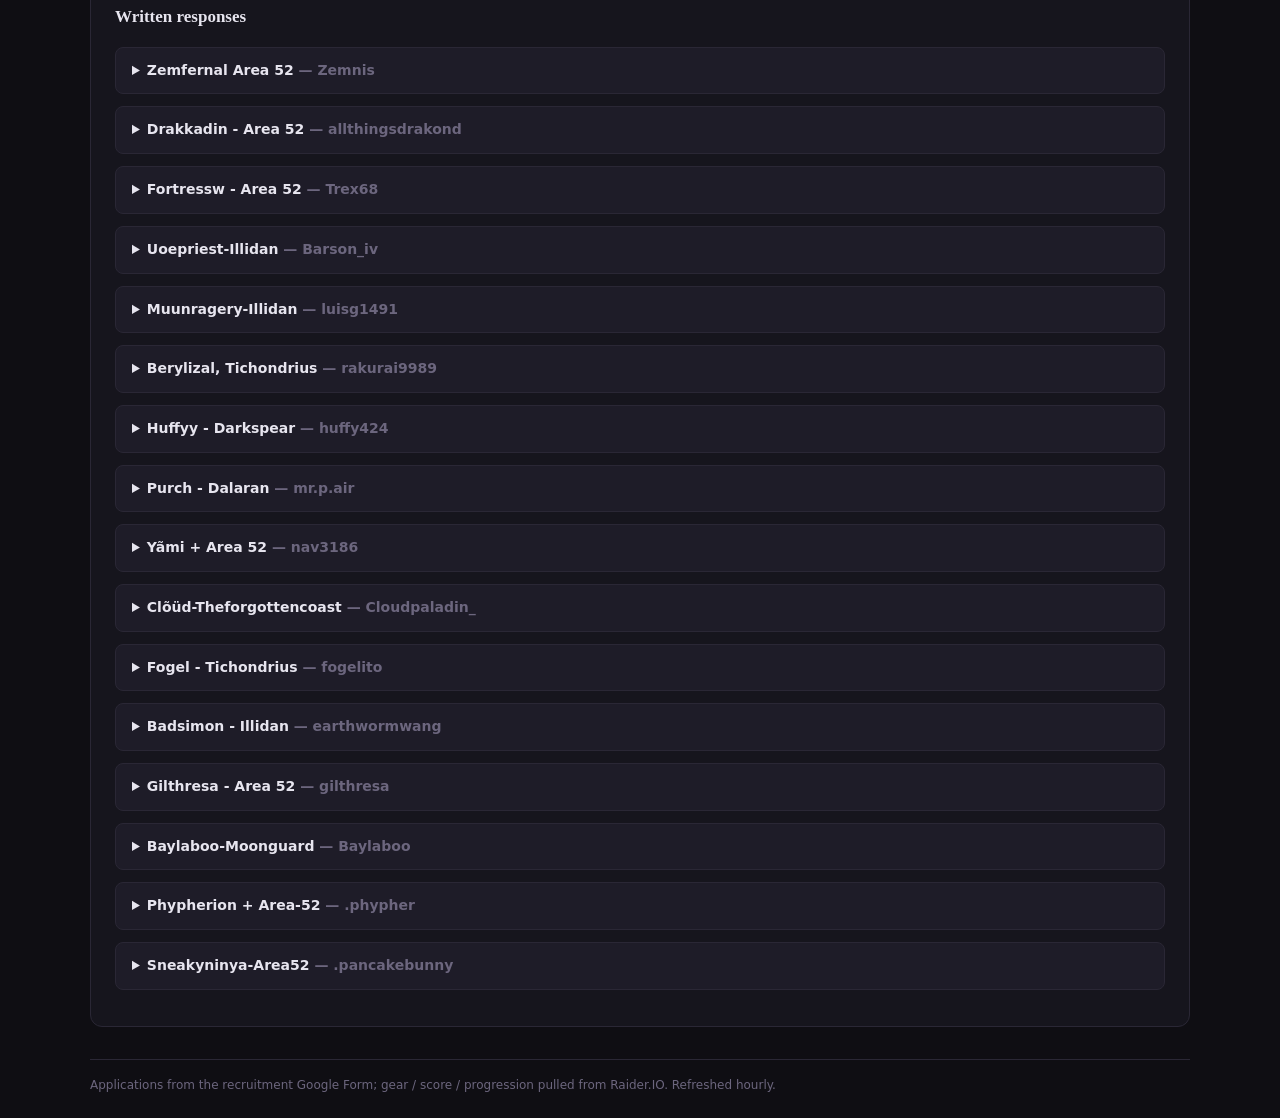
<file: docs/pages/recruitment.html>
<!DOCTYPE html>
<html lang="en">
<head>
<meta charset="utf-8">
<meta name="viewport" content="width=device-width, initial-scale=1">
<title>Recruitment — Negative Aura</title>
<link rel="stylesheet" href="../assets/hub.css">
</head>
<body>
<div class="wrap">
  <nav class="hubnav">
    <a href="../index.html" class="brand"><span class="s">&#10023;</span> Negative Aura</a>
    <a href="roster.html">Roster</a>
    <a href="loot.html">Loot Tracking</a>
    <a href="logs.html">Logs</a>
    <a href="recruitment.html" class="active">Recruitment</a>
  </nav>
  <div class="page-head">
    <span class="sigil">&#10023;</span>
    <h1>Recruitment</h1>
    <span class="updated">loading…</span>
  </div>

  <div id="content"><div class="loading">Loading applications…</div></div>

  <footer class="hub">Applications from the recruitment Google Form; gear / score / progression pulled from Raider.IO. Refreshed hourly.</footer>
</div>

<script src="../assets/hub.js"></script>
<script>
(function () {
  var H = window.NAHub;

  H.boot({
    render: function () {
      H.loadJSON("../data/applicants.json").then(function (d) {
        var content = document.getElementById("content");
        var apps = d.applicants || [];
        var applyBtn = '<a class="btn" target="_blank" rel="noopener" href="' +
          H.esc(d.formUrl) + '">Open application form &rarr;</a>';

        if (!apps.length) {
          content.innerHTML = '<div class="card">' +
            '<div style="display:flex;gap:12px;align-items:center;flex-wrap:wrap">' +
            '<h2 style="margin:0">No applications yet</h2>' +
            '<span style="margin-left:auto">' + applyBtn + '</span></div>' +
            '<div class="notice" style="margin-top:16px">New submissions show up here within an hour, ' +
            'with Raider.IO score, item level and raid progression pulled in automatically.</div></div>';
          return;
        }

        content.innerHTML =
          '<div class="card">' +
          '<div style="display:flex;gap:12px;align-items:center;flex-wrap:wrap;margin-bottom:16px">' +
            '<h2 style="margin:0">' + apps.length + ' application' + (apps.length === 1 ? '' : 's') + '</h2>' +
            '<span style="margin-left:auto">' + applyBtn + '</span></div>' +
          '<div id="tbl"></div></div>' +
          '<div class="card"><h2>Written responses</h2><div id="detail"></div></div>';

        var rows = apps.map(function (a, i) {
          var r = a.rio || {};
          return {
            _i: i,
            applied: (a.applied || "").split(" ")[0],
            character: a.nameServer || (a.rioUrl || "").split("/").pop() || "?",
            cls: r.class || "",
            classPref: a.classPref || "",
            ilvl: r.ilvl || "",
            io: r.ioScore || "",
            progress: r.progress || (a.rioError ? "(" + a.rioError + ")" : ""),
            discord: a.discord || "",
            wcl: a.wclUrl || "",
            rio: a.rioUrl || r.rioProfile || ""
          };
        });

        H.renderTable(document.getElementById("tbl"), {
          filter: true,
          pageSize: 0,
          defaultSortKey: "applied",
          defaultSortDir: -1,
          columns: [
            { key: "applied", label: "Applied", sort: "date", cls: "faint" },
            { key: "character", label: "Character", sort: "text",
              render: function (v, r) { return '<span style="color:' + H.classColor(r.cls) + ';font-weight:600">' + H.esc(v) + '</span>'; } },
            { key: "classPref", label: "Class/Spec pref", sort: "text", cls: "faint" },
            { key: "ilvl", label: "iLvl", sort: "num" },
            { key: "io", label: "M+ Score", sort: "num" },
            { key: "progress", label: "Raid", sort: "text", cls: "faint" },
            { key: "discord", label: "Discord", sort: "text", cls: "bt" },
            { key: "_i", label: "Links", render: function (v, r) {
                var out = [];
                if (r.wcl) out.push('<a target="_blank" rel="noopener" href="' + H.esc(r.wcl) + '">Logs</a>');
                if (r.rio) out.push('<a target="_blank" rel="noopener" href="' + H.esc(r.rio) + '">Raider.IO</a>');
                return out.join(" &middot; ");
              } }
          ],
          rows: rows
        });

        document.getElementById("detail").innerHTML = apps.map(function (a) {
          function block(label, val) {
            return val ? '<div style="margin-top:8px"><span class="faint" style="font-size:11.5px;text-transform:uppercase;letter-spacing:.6px">' +
              H.esc(label) + '</span><div>' + H.esc(val) + '</div></div>' : '';
          }
          return '<details class="appdetail"><summary>' +
            H.esc(a.nameServer || "Applicant") +
            (a.discord ? ' <span class="faint">&mdash; ' + H.esc(a.discord) + '</span>' : '') +
            '</summary>' +
            block("Class/Spec preference", a.classPref) +
            block("Raiding history / why they left", a.history) +
            block("Why join", a.whyJoin) +
            block("Anything else", a.notes) +
            (a.uiLink ? '<div style="margin-top:8px"><a target="_blank" rel="noopener" href="' + H.esc(a.uiLink) + '">UI screenshot / VOD &rarr;</a></div>' : '') +
            '</details>';
        }).join("");
      }).catch(function (e) {
        document.getElementById("content").innerHTML =
          '<div class="notice err">Could not load applicants.json — ' + H.esc(e.message) + '</div>';
      });
    }
  });
})();
</script>
</body>
</html>
</file>
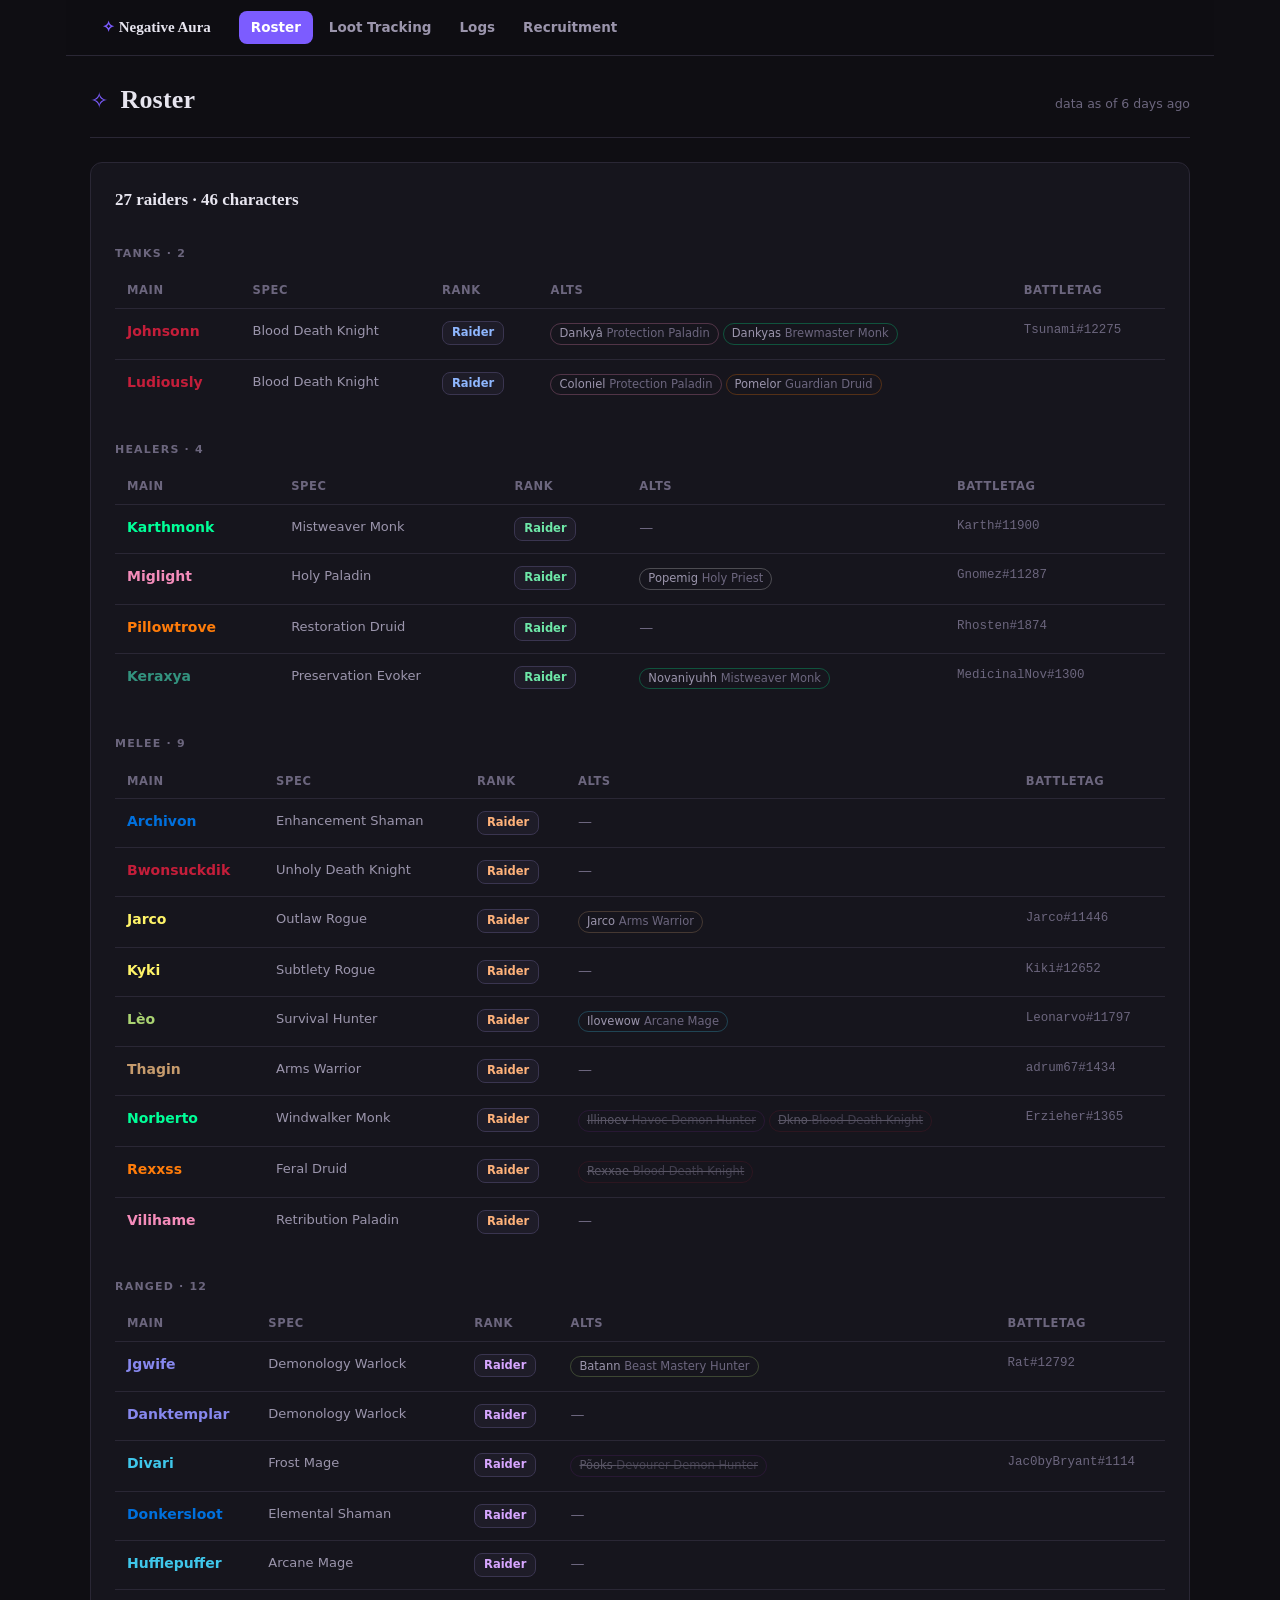
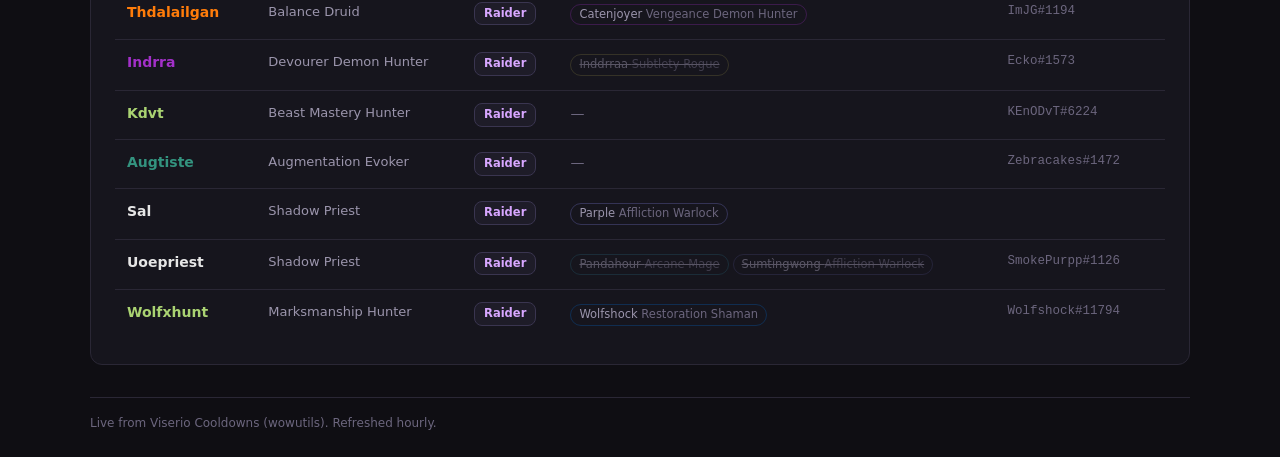
<file: docs/pages/roster.html>
<!DOCTYPE html>
<html lang="en">
<head>
<meta charset="utf-8">
<meta name="viewport" content="width=device-width, initial-scale=1">
<title>Roster — Negative Aura</title>
<link rel="stylesheet" href="../assets/hub.css">
</head>
<body>
<div class="wrap">
  <nav class="hubnav">
    <a href="../index.html" class="brand"><span class="s">&#10023;</span> Negative Aura</a>
    <a href="roster.html" class="active">Roster</a>
    <a href="loot.html">Loot Tracking</a>
    <a href="logs.html">Logs</a>
    <a href="recruitment.html">Recruitment</a>
  </nav>
  <div class="page-head">
    <span class="sigil">&#10023;</span>
    <h1>Roster</h1>
    <span class="updated">loading…</span>
  </div>
  <div id="content">
    <div class="loading">Loading roster…</div>
  </div>
  <footer class="hub">Live from Viserio Cooldowns (wowutils). Refreshed hourly.</footer>
</div>

<script src="../assets/hub.js"></script>
<script>
(function () {
  var H = window.NAHub;
  var ROLES = ["tank", "healer", "melee", "ranged"];
  var ROLE_LABEL = { tank: "Tanks", healer: "Healers", melee: "Melee", ranged: "Ranged", other: "Other" };

  H.boot({
    render: function () {
      H.loadJSON("../data/roster.json").then(function (data) {
        var content = document.getElementById("content");
        var groups = { tank: [], healer: [], melee: [], ranged: [], other: [] };
        data.members.forEach(function (m) {
          (groups[m.role] || groups.other).push(m);
        });

        var html = '<div class="card">' +
          '<h2>' + data.memberCount + ' raiders &middot; ' +
          (data.characterCount || "?") + ' characters</h2>';

        ROLES.concat(["other"]).forEach(function (role) {
          var list = groups[role];
          if (!list.length) return;
          html += '<div class="section-label">' + ROLE_LABEL[role] + ' &middot; ' + list.length + '</div>';
          html += '<div class="table-scroll"><table class="grid"><thead><tr>' +
            '<th>Main</th><th>Spec</th><th>Rank</th><th>Alts</th><th>BattleTag</th>' +
            '</tr></thead><tbody>';
          list.forEach(function (m) {
            var main = m.main || {};
            var alts = (m.characters || []).filter(function (c) { return c.status !== "main"; });
            var altHtml = alts.length
              ? alts.map(function (c) {
                  return '<span class="chip' + (c.inactive ? " inactive" : "") + '" style="border-color:' +
                    H.classColor(c.class) + '44">' + H.esc(c.name) +
                    ' <span class="faint">' + H.esc(c.spec) + " " + H.esc(c.class) + '</span></span>';
                }).join("")
              : '<span class="faint">&mdash;</span>';
            html += '<tr>' +
              '<td><span class="mainname" style="color:' + H.classColor(main.class) + '">' +
                H.esc(main.name || m.name) + '</span></td>' +
              '<td class="spec">' + H.esc(main.spec) + " " + H.esc(main.class) + '</td>' +
              '<td><span class="role-pill role-' + H.esc(m.role || "") + '">' + H.esc(m.rank) + '</span></td>' +
              '<td>' + altHtml + '</td>' +
              '<td class="bt">' + H.esc(m.battletag || "") + '</td>' +
              '</tr>';
          });
          html += '</tbody></table></div>';
        });

        html += '</div>';
        content.innerHTML = html;
      }).catch(function (e) {
        document.getElementById("content").innerHTML =
          '<div class="notice err">Could not load roster.json — ' + H.esc(e.message) + '</div>';
      });
    }
  });
})();
</script>
</body>
</html>
</file>
<file: docs/assets/hub.css>
/* Negative Aura - Officer Hub : shared theme
   Dark arcane/venom aesthetic. Pages are deliberately dark regardless of the
   host (they render inside Google Sites embed iframes). */

:root {
  --bg:       #0f0e13;
  --bg-2:     #16151d;
  --bg-3:     #1e1c28;
  --border:   #2a2735;
  --border-2: #3a3550;
  --text:     #e7e5ef;
  --muted:    #9b95ac;
  --faint:    #6c667e;
  --accent:   #7c5cff;
  --accent-hover: #6a4ae6;
  --venom:    #38e8a0;
  --warn:     #ffb020;
  --danger:   #ff5c7a;

  --r-sm: 8px;
  --r:    12px;
  --r-lg: 16px;

  --sp-1: 4px;  --sp-2: 8px;  --sp-3: 12px;  --sp-4: 16px;
  --sp-5: 24px; --sp-6: 32px; --sp-7: 48px;

  --sans: "Segoe UI", system-ui, -apple-system, Roboto, Helvetica, Arial, sans-serif;
  --serif: "Georgia", "Times New Roman", serif;
  --mono: "Consolas", ui-monospace, "SF Mono", Menlo, monospace;
}

* { box-sizing: border-box; }

html, body {
  margin: 0;
  padding: 0;
  background: var(--bg);
  color: var(--text);
  font-family: var(--sans);
  font-size: 15px;
  line-height: 1.55;
  -webkit-font-smoothing: antialiased;
}

body { padding: var(--sp-5); }

a { color: var(--accent); text-decoration: none; }
a:hover { text-decoration: underline; }

/* ---- page shell ------------------------------------------------------- */

.wrap { max-width: 1100px; margin: 0 auto; }

/* ---- persistent top nav -------------------------------------------------- */

.hubnav {
  position: sticky;
  top: 0;
  z-index: 20;
  display: flex;
  align-items: center;
  gap: var(--sp-1);
  flex-wrap: wrap;
  padding: 10px var(--sp-5);
  margin: calc(-1 * var(--sp-5)) calc(-1 * var(--sp-5)) var(--sp-5);
  background: rgba(15, 14, 19, 0.92);
  backdrop-filter: blur(10px);
  -webkit-backdrop-filter: blur(10px);
  border-bottom: 1px solid var(--border);
}
.hubnav .brand {
  font-family: var(--serif);
  font-weight: 600;
  font-size: 15px;
  color: var(--text);
  margin-right: var(--sp-3);
  white-space: nowrap;
}
.hubnav .brand .s { color: var(--accent); }
.hubnav a {
  padding: 6px 12px;
  border-radius: var(--r-sm);
  color: var(--muted);
  font-size: 13.5px;
  font-weight: 600;
  text-decoration: none;
  white-space: nowrap;
}
.hubnav a:hover { color: var(--text); background: var(--bg-3); text-decoration: none; }
.hubnav a.active { color: #fff; background: var(--accent); }

.page-head {
  display: flex;
  align-items: baseline;
  gap: var(--sp-3);
  flex-wrap: wrap;
  padding-bottom: var(--sp-4);
  margin-bottom: var(--sp-5);
  border-bottom: 1px solid var(--border);
}

.page-head h1 {
  font-family: var(--serif);
  font-weight: 600;
  font-size: 26px;
  letter-spacing: 0.2px;
  margin: 0;
}

.page-head .sigil { color: var(--accent); font-size: 22px; }

.page-head .updated {
  margin-left: auto;
  color: var(--faint);
  font-size: 12.5px;
}

.subtle { color: var(--muted); }
.faint  { color: var(--faint); }

/* ---- nav (index) --------------------------------------------------------- */

.nav {
  display: grid;
  grid-template-columns: repeat(auto-fit, minmax(200px, 1fr));
  gap: var(--sp-4);
  margin-top: var(--sp-5);
}

.nav a {
  display: block;
  padding: var(--sp-5);
  background: var(--bg-2);
  border: 1px solid var(--border);
  border-radius: var(--r);
  color: var(--text);
  transition: border-color .15s, transform .15s, background .15s;
}
.nav a:hover {
  text-decoration: none;
  border-color: var(--accent);
  background: var(--bg-3);
  transform: translateY(-2px);
}
.nav a .t { font-family: var(--serif); font-size: 18px; display: block; margin-bottom: 4px; }
.nav a .d { color: var(--muted); font-size: 13px; }

/* ---- cards ------------------------------------------------------------- */

.card {
  background: var(--bg-2);
  border: 1px solid var(--border);
  border-radius: var(--r);
  padding: var(--sp-5);
  margin-bottom: var(--sp-4);
}

.card > h2 {
  margin: 0 0 var(--sp-4);
  font-family: var(--serif);
  font-weight: 600;
  font-size: 17px;
}

.section-label {
  text-transform: uppercase;
  letter-spacing: 1.2px;
  font-size: 11px;
  font-weight: 700;
  color: var(--faint);
  margin: var(--sp-6) 0 var(--sp-3);
}
.section-label:first-child { margin-top: 0; }

/* ---- tables ---------------------------------------------------------- */

.table-scroll { overflow-x: auto; -webkit-overflow-scrolling: touch; }

/* reusable table tools */
.tbl-tools {
  display: flex;
  align-items: center;
  gap: var(--sp-3);
  flex-wrap: wrap;
  margin-bottom: var(--sp-3);
}
.tbl-tools .tbl-filter {
  background: var(--bg-3);
  border: 1px solid var(--border-2);
  border-radius: var(--r-sm);
  color: var(--text);
  padding: 6px 10px;
  font-size: 13px;
  min-width: 180px;
}
.tbl-tools .tbl-filter:focus { outline: none; border-color: var(--accent); }
.tbl-tools .tbl-count { margin-left: auto; font-size: 12px; }
.tbl-tools .tbl-select {
  background: var(--bg-3);
  border: 1px solid var(--border-2);
  border-radius: var(--r-sm);
  color: var(--text);
  padding: 6px 10px;
  font-size: 13px;
}
.tbl-tools .tbl-select:focus { outline: none; border-color: var(--accent); }
.tbl-tools input[type="date"] {
  background: var(--bg-3);
  border: 1px solid var(--border-2);
  border-radius: var(--r-sm);
  color: var(--text);
  padding: 5px 8px;
  font-size: 12.5px;
  color-scheme: dark;
}
table.grid th.sortable { cursor: pointer; user-select: none; }
table.grid th.sortable:hover { color: var(--text); }
table.grid th .sar { color: var(--accent); font-size: 11px; }
.tbl-pager {
  display: flex;
  align-items: center;
  gap: var(--sp-3);
  justify-content: flex-end;
  margin-top: var(--sp-3);
  font-size: 12.5px;
}
.tbl-pager .tbl-pg {
  background: var(--bg-3);
  border: 1px solid var(--border-2);
  color: var(--text);
  border-radius: var(--r-sm);
  padding: 4px 10px;
  font-size: 12.5px;
  cursor: pointer;
}
.tbl-pager .tbl-pg:disabled { opacity: 0.4; cursor: default; }
.tbl-pager .tbl-pg:not(:disabled):hover { border-color: var(--accent); }

table.grid {
  width: 100%;
  border-collapse: collapse;
  font-size: 14px;
}
table.grid th {
  text-align: left;
  padding: var(--sp-2) var(--sp-3);
  color: var(--faint);
  font-weight: 600;
  font-size: 11.5px;
  text-transform: uppercase;
  letter-spacing: .6px;
  border-bottom: 1px solid var(--border);
  white-space: nowrap;
}
table.grid td {
  padding: var(--sp-3);
  border-bottom: 1px solid var(--border);
  vertical-align: top;
}
table.grid tr:last-child td { border-bottom: 0; }
table.grid tr:hover td { background: rgba(124, 92, 255, 0.05); }

/* ---- roster bits ---------------------------------------------------- */

.mainname { font-weight: 600; }
.spec { color: var(--muted); font-size: 13px; }

.chip {
  display: inline-block;
  padding: 1px 8px;
  border-radius: 999px;
  font-size: 11.5px;
  border: 1px solid var(--border-2);
  color: var(--muted);
  margin: 2px 4px 2px 0;
  white-space: nowrap;
}
.chip.inactive { opacity: .5; text-decoration: line-through; }

.role-pill {
  display: inline-block;
  min-width: 62px;
  text-align: center;
  padding: 2px 8px;
  border-radius: var(--r-sm);
  font-size: 11.5px;
  font-weight: 700;
  text-transform: capitalize;
  background: var(--bg-3);
  border: 1px solid var(--border-2);
}
.role-tank   { color: #8fb7ff; }
.role-healer { color: #6ee7a8; }
.role-melee  { color: #ffb27a; }
.role-ranged { color: #d7a6ff; }

.bt { color: var(--faint); font-size: 12.5px; font-family: var(--mono); }

/* ---- logs ---------------------------------------------------------- */

.log-row {
  display: flex;
  align-items: center;
  gap: var(--sp-4);
  padding: var(--sp-3) 0;
  border-bottom: 1px solid var(--border);
}
.log-row:last-child { border-bottom: 0; }
.log-date { font-family: var(--mono); color: var(--venom); font-size: 13px; min-width: 92px; }
.log-title { flex: 1; min-width: 0; overflow: hidden; text-overflow: ellipsis; white-space: nowrap; }
.log-meta { color: var(--faint); font-size: 12.5px; white-space: nowrap; }

/* ---- buttons ------------------------------------------------------- */

.btn {
  display: inline-flex;
  align-items: center;
  gap: 6px;
  padding: 8px 16px;
  border-radius: var(--r-sm);
  background: var(--accent);
  color: #fff;
  font-weight: 600;
  font-size: 13.5px;
  border: 0;
  cursor: pointer;
}
.btn:hover { background: var(--accent-hover); text-decoration: none; }
.btn.ghost {
  background: transparent;
  color: var(--text);
  border: 1px solid var(--border-2);
}
.btn.ghost:hover { background: var(--bg-3); }

/* ---- states ------------------------------------------------------- */

.notice {
  padding: var(--sp-4);
  border-radius: var(--r-sm);
  border: 1px solid var(--border-2);
  background: var(--bg-3);
  color: var(--muted);
  font-size: 13.5px;
}
.notice.warn { border-color: color-mix(in srgb, var(--warn) 40%, var(--border-2)); color: var(--warn); }
.notice.err  { border-color: color-mix(in srgb, var(--danger) 40%, var(--border-2)); color: var(--danger); }

.loading { color: var(--faint); padding: var(--sp-5); text-align: center; }

.appdetail {
  border: 1px solid var(--border);
  border-radius: var(--r-sm);
  padding: var(--sp-3) var(--sp-4);
  margin-bottom: var(--sp-3);
  background: var(--bg-3);
}
.appdetail > summary {
  cursor: pointer;
  font-weight: 600;
  font-size: 14px;
}
.appdetail[open] > summary { margin-bottom: var(--sp-2); }
.appdetail div { font-size: 13.5px; white-space: pre-wrap; }

/* ---- iframe frame (loot sheet) ----------------------------------- */

.sheet-frame {
  border: 1px solid var(--border);
  border-radius: var(--r);
  overflow: hidden;
  background: #fff;
}
.sheet-frame iframe { display: block; width: 100%; border: 0; }

/* ---- misc -------------------------------------------------------- */

.raidgrid {
  display: grid;
  grid-template-columns: repeat(auto-fill, minmax(140px, 1fr));
  gap: var(--sp-3);
  margin-bottom: var(--sp-4);
}
.raidcard {
  background: var(--bg-3);
  border: 1px solid var(--border);
  border-radius: var(--r);
  padding: var(--sp-4);
  text-align: center;
}
.raidcard.cancelled { opacity: 0.5; }
.raidcard .rc-day {
  font-family: var(--serif);
  font-size: 20px;
  font-weight: 600;
  color: var(--text);
}
.raidcard .rc-date { color: var(--venom); font-family: var(--mono); font-size: 12px; margin-top: 2px; }
.raidcard .rc-time { color: var(--muted); font-size: 12.5px; margin-top: var(--sp-2); }
.raidcard .rc-meta { color: var(--text); font-size: 12.5px; font-weight: 600; margin-top: var(--sp-1); }
.raidcard .rc-sign { color: var(--faint); font-size: 11.5px; margin-top: var(--sp-2); }

footer.hub {
  margin-top: var(--sp-6);
  padding-top: var(--sp-4);
  border-top: 1px solid var(--border);
  color: var(--faint);
  font-size: 12px;
}
</file>
